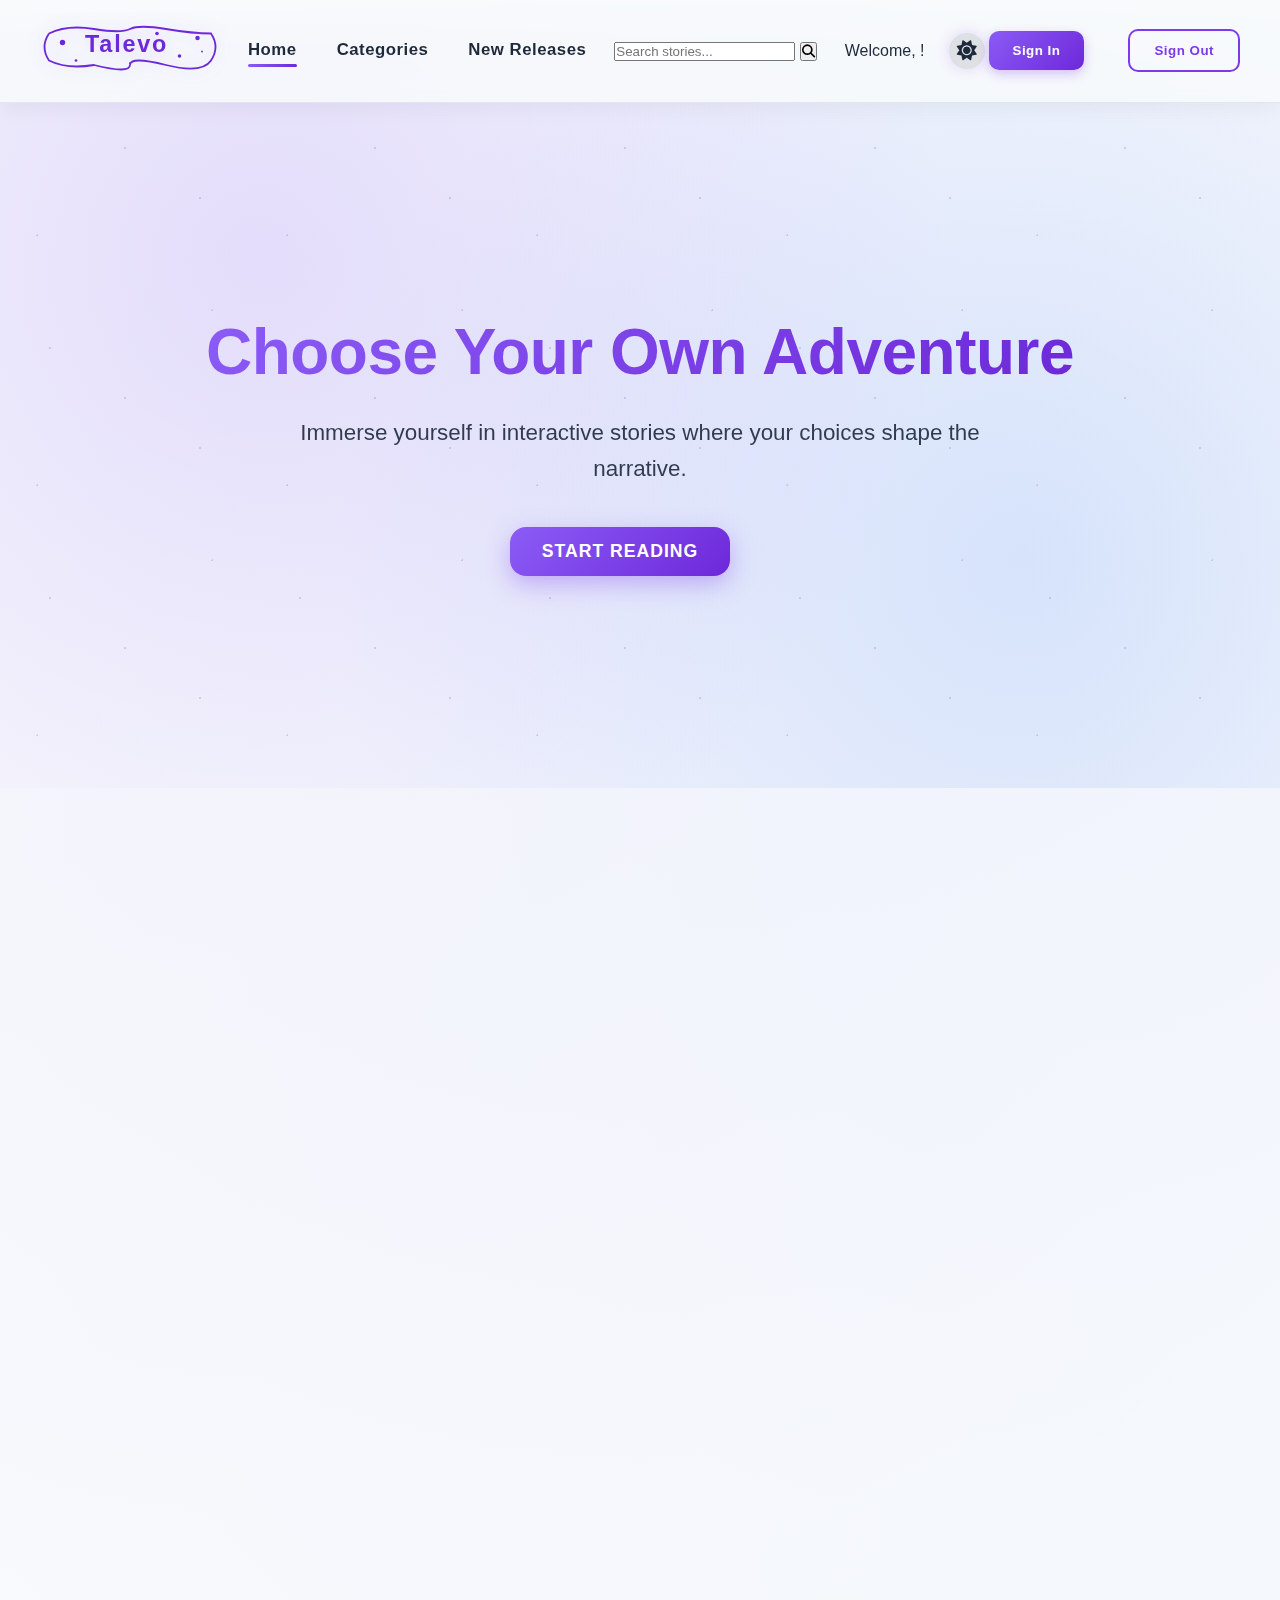
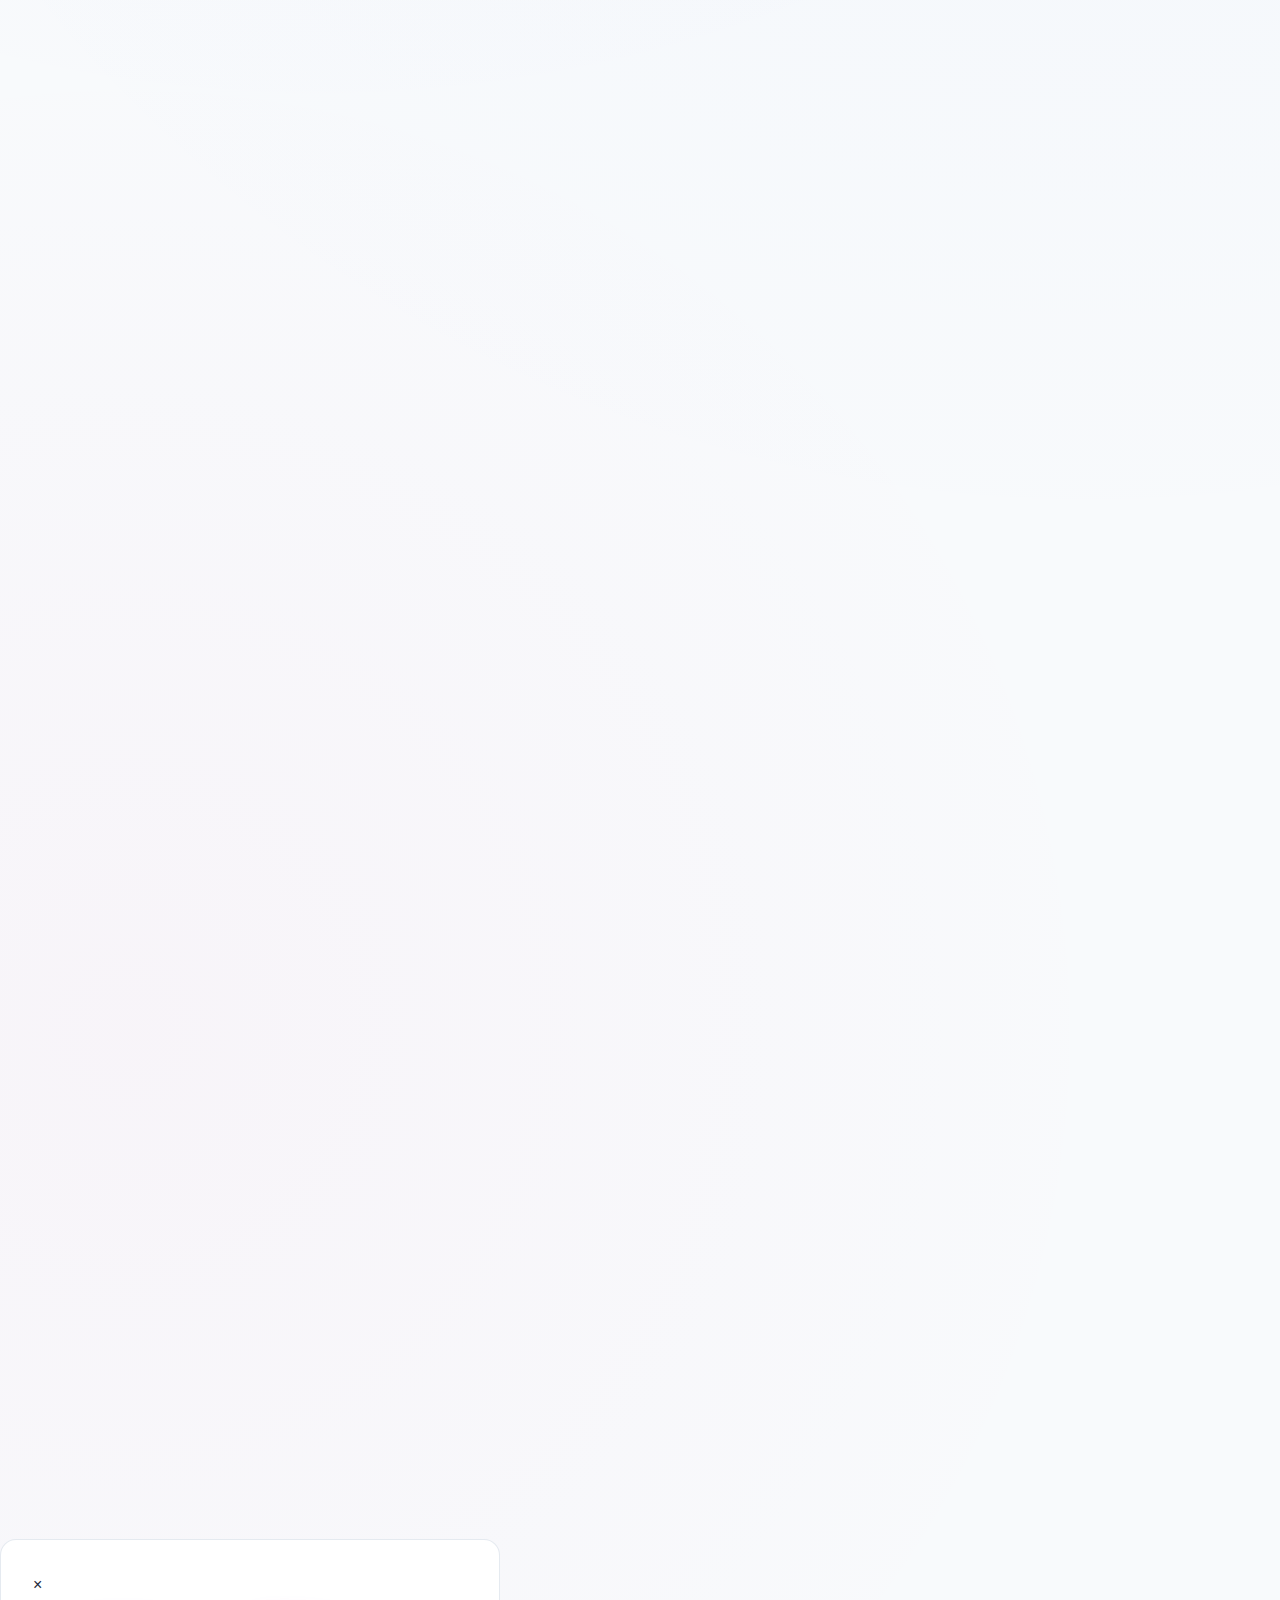
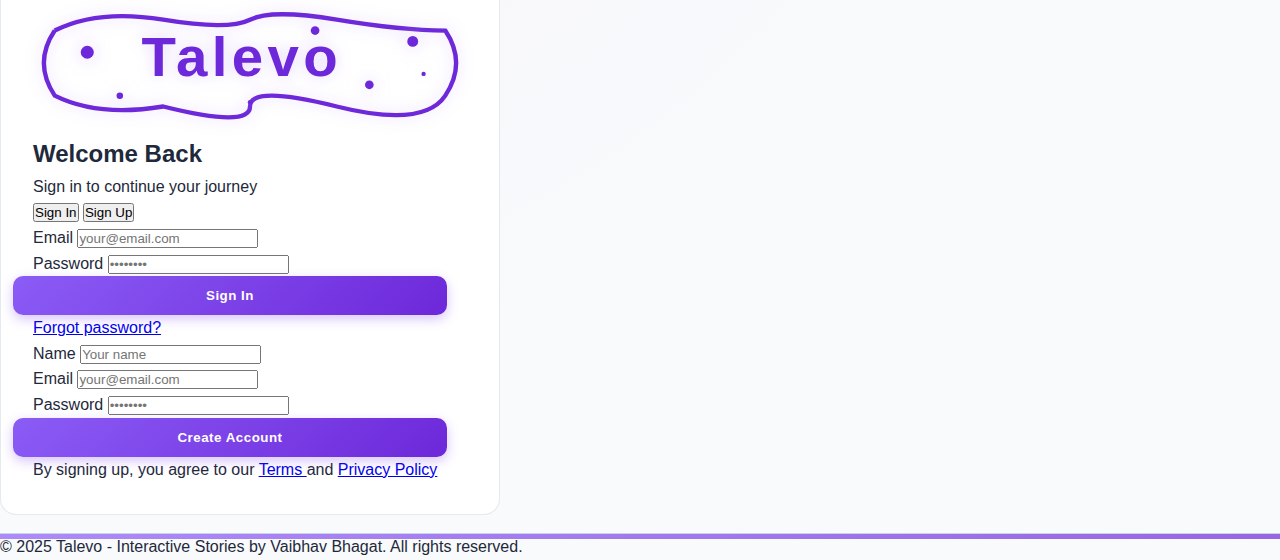
<file: index.html>
<!DOCTYPE html>
<html lang="en">
 <head>
  <meta charset="utf-8"/>
  <meta content="width=device-width, initial-scale=1.0" name="viewport"/>
  <title>
   Talevo | Interactive Stories
  </title>
   <link rel="icon" href="icon.png" type="image/png" />
  <link href="styles.css" rel="stylesheet"/>
  <link href="https://cdnjs.cloudflare.com/ajax/libs/font-awesome/6.4.0/css/all.min.css" rel="stylesheet"/>
 </head>
 <body class="dark-mode">
  
  <header>
   <div class="logo-container">
    <div class="logo">
<!--      <svg class="logo-svg" viewbox="0 0 200 60">
      <path d="M20,10 Q40,5 60,10 T100,10 T140,10 T180,10 Q190,30 180,50 T140,50 T100,50 T60,50 Q40,55 20,50 Q10,30 20,10" fill="none" stroke="currentColor" stroke-width="2">
      </path>
      <text fill="currentColor" font-size="22" font-weight="bold" x="38" y="36">
       Talevo
      </text>
      <circle class="star star1" cx="30" cy="30" fill="currentColor" r="3">
      </circle>
      <circle class="star star2" cx="170" cy="20" fill="currentColor" r="2">
      </circle>
      <circle class="star star3" cx="150" cy="40" fill="currentColor" r="2">
      </circle>
      <circle class="star star4" cx="80" cy="15" fill="currentColor" r="1.5">
      </circle>
      <circle class="star star5" cx="120" cy="45" fill="currentColor" r="1.5">
      </circle>
     </svg> -->
     <svg class="logo-svg" viewBox="0 0 200 60">
  <!-- Modified curved path to create more space for the text -->
  <path d="M10,15 Q30,5 60,10 T100,10 T140,10 T190,15 Q200,30 190,45 T140,50 T100,50 T60,50 Q30,55 10,45 Q0,30 10,15" 
    fill="none" stroke="currentColor" stroke-width="2">
  </path>
  
  <!-- Centered and enlarged text with better spacing -->
  <text fill="currentColor" font-size="26" font-weight="bold" x="50" y="36" letter-spacing="2">
    Talevo
  </text>
  
  <!-- Repositioned stars for better balance -->
  <circle class="star star1" cx="25" cy="25" fill="currentColor" r="3"></circle>
  <circle class="star star2" cx="175" cy="20" fill="currentColor" r="2.5"></circle>
  <circle class="star star3" cx="155" cy="40" fill="currentColor" r="2"></circle>
  <circle class="star star4" cx="40" cy="45" fill="currentColor" r="1.5"></circle>
  <circle class="star star5" cx="130" cy="15" fill="currentColor" r="2"></circle>
  <circle class="star star6" cx="100" cy="48" fill="currentColor" r="1"></circle>
  <circle class="star star7" cx="180" cy="35" fill="currentColor" r="1"></circle>
</svg>
    </div>
   </div>
   <nav>
    <ul>
     <li>
      <a class="active" href="#">
       Home
      </a>
     </li>
     <li>
      <a href="#">
       Categories
      </a>
     </li>
     <li>
      <a href="#">
       New Releases
      </a>
     </li>
    </ul>
   </nav>
<!--    <div class="user-controls">
  <span id="welcomeUser" class="hidden">
    Welcome, <strong id="userName"></strong>!
  </span>
    <div class="theme-toggle">
   <button id="theme-switch">
    <i class="fas fa-moon">
    </i>
   </button>
  </div>
  <button class="btn btn-primary" id="loginBtn">Sign In</button>
  <button class="btn btn-secondary hidden" id="logoutBtn">Sign Out</button>
</div>
 -->
<!--    <div class="user-controls">
  <span id="welcomeUser" class="hidden">
    Welcome, <strong id="userName"></strong>!
  </span>
  <div class="theme-toggle">
    <button id="theme-switch">
      <i class="fas fa-moon"></i>
    </button>
  </div>
  <button class="btn btn-primary" id="loginBtn">Sign In</button>
  <button class="btn btn-secondary hidden" id="logoutBtn">Sign Out</button>
</div> -->
   <div class="search-container">
     <form id="search-form">
       <div class="search-input-wrapper">
         <input id="search-input" type="text" placeholder="Search stories...">
         <button type="submit">
           <i class="fas fa-search"></i>
         </button>
       </div>
       <div id="search-results" class="search-results hidden"></div>
     </form>
   
   </div>
   <div class="user-controls">
  <span id="welcomeUser" class="hidden">
    Welcome, <strong id="userName"></strong>!
  </span>
    <div class="theme-toggle">
   <button id="theme-switch">
    <i class="fas fa-moon">
    </i>
   </button>
  </div>
  <button class="btn btn-primary" id="loginBtn">Sign In</button>
  <button class="btn btn-secondary hidden" id="logoutBtn">Sign Out</button>
</div>
  </header>
  <div class="themed-background">
  <section class="hero">
   
   <div class="hero-content">
    <h1>
     Choose Your Own Adventure
    </h1>
   
    <p>
     Immerse yourself in interactive stories where your choices shape the narrative.
    </p>
    <button class="btn btn-primary cta-button">
     Start Reading
    </button>
   </div>
   
  </section>
  </div>
  <div class="till"></div>
  <main>
   
   <section class="featured-stories">
    <div class="section-header">
     <h2>
      Featured Stories
     </h2>
     <a class="see-all" href="#">
      See All
     </a>
    </div>
    <div class="story-grid">
     <div class="story-card" data-story="space-explorer">
      <div class="story-image">
       <img alt="Space Explorer" src="images/stories/space-explorer/space-explorer-cover.png"/>
       <div class="story-badge">
        New
       </div>
      </div>
      <div class="story-info">
       <h3>
        Space Explorer
       </h3>
       <p>
        Navigate the unknown cosmos and discover alien civilizations.
       </p>
       <div class="story-meta">
        <span>
         <i class="fas fa-star">
         </i>
         4.8
        </span>
        <span>
         <i class="fas fa-book-open">
         </i>
         Sci-Fi
        </span>
       </div>
      </div>
     </div>
     <div class="story-card" data-story="midnight-chronicles">
      <div class="story-image">
       <img alt="Midnight Chronicles" src="images/stories/midnight-chronicles/midnight-chronicles-cover.png"/>
      </div>
      <div class="story-info">
       <h3>
        Midnight Chronicles
       </h3>
       <p>
        Supernatural mysteries await in this thrilling adventure.
       </p>
       <div class="story-meta">
        <span>
         <i class="fas fa-star">
         </i>
         4.6
        </span>
        <span>
         <i class="fas fa-book-open">
         </i>
         Mystery
        </span>
       </div>
      </div>
     </div>
     <div class="story-card" data-story="digital-dreamscape">
      <div class="story-image">
       <img alt="Digital Dreamscape" src="images/stories/digital-dreamscape/digital-dreamscape-cover.png"/>
      </div>
      <div class="story-info">
       <h3>
        Digital Dreamscape
       </h3>
       <p>
        Enter a virtual world where reality and fantasy blur.
       </p>
       <div class="story-meta">
        <span>
         <i class="fas fa-star">
         </i>
         4.9
        </span>
        <span>
         <i class="fas fa-book-open">
         </i>
         Cyberpunk
        </span>
       </div>
      </div>
     </div>
     <div class="story-card" data-story="last-kingdom">
      <div class="story-image">
       <img alt="Last Kingdom" src="images/stories/last-kingdom/last-kingdom-cover.png"/>
      </div>
      <div class="story-info">
       <h3>
        Last Kingdom
       </h3>
       <p>
        A medieval fantasy where your choices determine the fate of kingdoms.
       </p>
       <div class="story-meta">
        <span>
         <i class="fas fa-star">
         </i>
         4.7
        </span>
        <span>
         <i class="fas fa-book-open">
         </i>
         Fantasy
        </span>
       </div>
      </div>
     </div>
    </div>
   </section>
   <section class="trending-now">
    <div class="section-header">
     <h2>
      Trending Now
     </h2>
     <a class="see-all" href="#">
      See All
     </a>
    </div>
    <div class="story-slider">
     <div class="story-card" data-story="ocean-depths">
      <div class="story-image">
       <img alt="Ocean Depths" src="images/stories/ocean-depths/ocean-depths-cover.png"/>
      </div>
      <div class="story-info">
       <h3>
        Ocean Depths
       </h3>
       <p>
        Explore underwater civilizations and ancient secrets.
       </p>
       <div class="story-meta">
        <span>
         <i class="fas fa-star">
         </i>
         4.5
        </span>
        <span>
         <i class="fas fa-book-open">
         </i>
         Adventure
        </span>
       </div>
      </div>
     </div>
     <div class="story-card" data-story="ghost-town">
      <div class="story-image">
       <img alt="Ghost Town" src="images/stories/ghost-town/ghost-town-cover.png"/>
       <div class="story-badge hot">
        Hot
       </div>
      </div>
      <div class="story-info">
       <h3>
        Ghost Town
       </h3>
       <p>
        Unravel the mysteries of an abandoned city with a dark past.
       </p>
       <div class="story-meta">
        <span>
         <i class="fas fa-star">
         </i>
         4.8
        </span>
        <span>
         <i class="fas fa-book-open">
         </i>
         Horror
        </span>
       </div>
      </div>
     </div>
     <div class="story-card" data-story="time-travelers">
      <div class="story-image">
       <img alt="Time Travelers" src="images/stories/time-travelers/time-travelers-cover.png"/>
      </div>
      <div class="story-info">
       <h3>
        Time Travelers
       </h3>
       <p>
        Journey through different eras and change the course of history.
       </p>
       <div class="story-meta">
        <span>
         <i class="fas fa-star">
         </i>
         4.7
        </span>
        <span>
         <i class="fas fa-book-open">
         </i>
         Sci-Fi
        </span>
       </div>
      </div>
     </div>
    </div>
   </section>
   <section class="categories">
    <div class="section-header">
     <h2>
      Browse Categories
     </h2>
    </div>
    <div class="category-grid">
     <a class="category-card" href="#">
      <i class="fas fa-rocket">
      </i>
      <h3>
       Sci-Fi
      </h3>
     </a>
     <a class="category-card" href="#">
      <i class="fas fa-ghost">
      </i>
      <h3>
       Horror
      </h3>
     </a>
     <a class="category-card" href="#">
      <i class="fas fa-dragon">
      </i>
      <h3>
       Fantasy
      </h3>
     </a>
     <a class="category-card" href="#">
      <i class="fas fa-heart">
      </i>
      <h3>
       Romance
      </h3>
     </a>
     <a class="category-card" href="#">
      <i class="fas fa-mask">
      </i>
      <h3>
       Mystery
      </h3>
     </a>
     <a class="category-card" href="#">
      <i class="fas fa-compass">
      </i>
      <h3>
       Adventure
      </h3>
     </a>
    </div>
   </section>
  </main>
  <div class="modal" id="loginModal">
   <div class="modal-content">
    <span class="close">
     &times;
    </span>
    <div class="auth-container">
     <div class="auth-header">
      <div class="auth-logo">
       <svg class="logo-svg" viewBox="0 0 200 60">
  <!-- Modified curved path to create more space for the text -->
  <path d="M10,15 Q30,5 60,10 T100,10 T140,10 T190,15 Q200,30 190,45 T140,50 T100,50 T60,50 Q30,55 10,45 Q0,30 10,15" 
    fill="none" stroke="currentColor" stroke-width="2">
  </path>
  
  <!-- Centered and enlarged text with better spacing -->
  <text fill="currentColor" font-size="26" font-weight="bold" x="50" y="36" letter-spacing="2">
    Talevo
  </text>
  
  <!-- Repositioned stars for better balance -->
  <circle class="star star1" cx="25" cy="25" fill="currentColor" r="3"></circle>
  <circle class="star star2" cx="175" cy="20" fill="currentColor" r="2.5"></circle>
  <circle class="star star3" cx="155" cy="40" fill="currentColor" r="2"></circle>
  <circle class="star star4" cx="40" cy="45" fill="currentColor" r="1.5"></circle>
  <circle class="star star5" cx="130" cy="15" fill="currentColor" r="2"></circle>
  <circle class="star star6" cx="100" cy="48" fill="currentColor" r="1"></circle>
  <circle class="star star7" cx="180" cy="35" fill="currentColor" r="1"></circle>
</svg>
      </div>
      <h2>
       Welcome Back
      </h2>
      <p>
       Sign in to continue your journey
      </p>
     </div>
     <div class="auth-tabs">
      <button class="auth-tab active" data-tab="login">
       Sign In
      </button>
      <button class="auth-tab" data-tab="signup">
       Sign Up
      </button>
     </div>
     <div class="auth-form active" id="login-form">
      <div class="form-group">
       <label for="email">
        Email
       </label>
       <input id="email" placeholder="your@email.com" type="email"/>
      </div>
      <div class="form-group">
       <label for="password">
        Password
       </label>
       <input id="password" placeholder="&bull;&bull;&bull;&bull;&bull;&bull;&bull;&bull;" type="password"/>
      </div>
      <div class="form-action">
       <button class="btn btn-primary btn-block">
        Sign In
       </button>
      </div>
      <div class="form-footer">
       <a href="#">
        Forgot password?
       </a>
      </div>
     </div>
     <div class="auth-form" id="signup-form">
      <div class="form-group">
       <label for="new-name">
        Name
       </label>
       <input id="new-name" placeholder="Your name" type="text"/>
      </div>
      <div class="form-group">
       <label for="new-email">
        Email
       </label>
       <input id="new-email" placeholder="your@email.com" type="email"/>
      </div>
      <div class="form-group">
       <label for="new-password">
        Password
       </label>
       <input id="new-password" placeholder="&bull;&bull;&bull;&bull;&bull;&bull;&bull;&bull;" type="password"/>
      </div>
      <div class="form-action">
       <button id="createAccountBtn" type="button" class="btn btn-primary btn-block">
       Create Account
       </button>

      </div>
      <div class="form-footer">
       <p>
        By signing up, you agree to our
        <a href="#">
         Terms
        </a>
        and
        <a href="#">
         Privacy Policy
        </a>
       </p>
      </div>
     </div>
    </div>
   </div>
  </div>
<!--   <footer>
   <div class="footer-content">
    <div class="footer-logo">
     <svg class="logo-svg" viewBox="0 0 200 60">
  <!-- Modified curved path to create more space for the text -->
<!--   <path d="M10,15 Q30,5 60,10 T100,10 T140,10 T190,15 Q200,30 190,45 T140,50 T100,50 T60,50 Q30,55 10,45 Q0,30 10,15" 
    fill="none" stroke="currentColor" stroke-width="2">
  </path>
  
  <text fill="currentColor" font-size="26" font-weight="bold" x="50" y="36" letter-spacing="2">
    Talevo
  </text>
  
  <circle class="star star1" cx="25" cy="25" fill="currentColor" r="3"></circle>
  <circle class="star star2" cx="175" cy="20" fill="currentColor" r="2.5"></circle>
  <circle class="star star3" cx="155" cy="40" fill="currentColor" r="2"></circle>
  <circle class="star star4" cx="40" cy="45" fill="currentColor" r="1.5"></circle>
  <circle class="star star5" cx="130" cy="15" fill="currentColor" r="2"></circle>
  <circle class="star star6" cx="100" cy="48" fill="currentColor" r="1"></circle>
  <circle class="star star7" cx="180" cy="35" fill="currentColor" r="1"></circle>
</svg>
    </div>
    <div class="footer-links">
     <div class="footer-section">
      <h3>
       Talevo
      </h3>
      <ul>
       <li>
        <a href="#">
         About Us
        </a>
       </li>
       <li>
        <a href="#">
         Careers
        </a>
       </li>
       <li>
        <a href="#">
         Contact
        </a>
       </li>
      </ul>
     </div>
     <div class="footer-section">
      <h3>
       Browse
      </h3>
      <ul>
       <li>
        <a href="#">
         Categories
        </a>
       </li>
       <li>
        <a href="#">
         Top Stories
        </a>
       </li>
       <li>
        <a href="#">
         New Releases
        </a>
       </li>
      </ul>
     </div>
     <div class="footer-section">
      <h3>
       Support
      </h3>
      <ul>
       <li>
        <a href="#">
         Help Center
        </a>
       </li>
       <li>
        <a href="#">
         Terms of Service
        </a>
       </li>
       <li>
        <a href="#">
         Privacy Policy
        </a>
       </li>
      </ul>
     </div>
     <div class="footer-section">
      <h3>
       Connect
      </h3>
      <div class="social-links">
       <a href="#">
        <i class="fab fa-instagram">
        </i>
       </a>
       <a href="#">
        <i class="fab fa-tiktok">
        </i>
       </a>
       <a href="#">
        <i class="fab fa-twitter">
        </i>
       </a>
       <a href="#">
        <i class="fab fa-discord">
        </i>
       </a>
      </div>
     </div>
    </div>
   </div> --> 
  <footer>
   <div class="footer-bottom">
    <p>
     &copy; 2025 Talevo - Interactive Stories by Vaibhav Bhagat. All rights reserved.

    </p>
   </div>
  </footer>
  <script src="script.js"></script>
 </body>
</html>
</file>
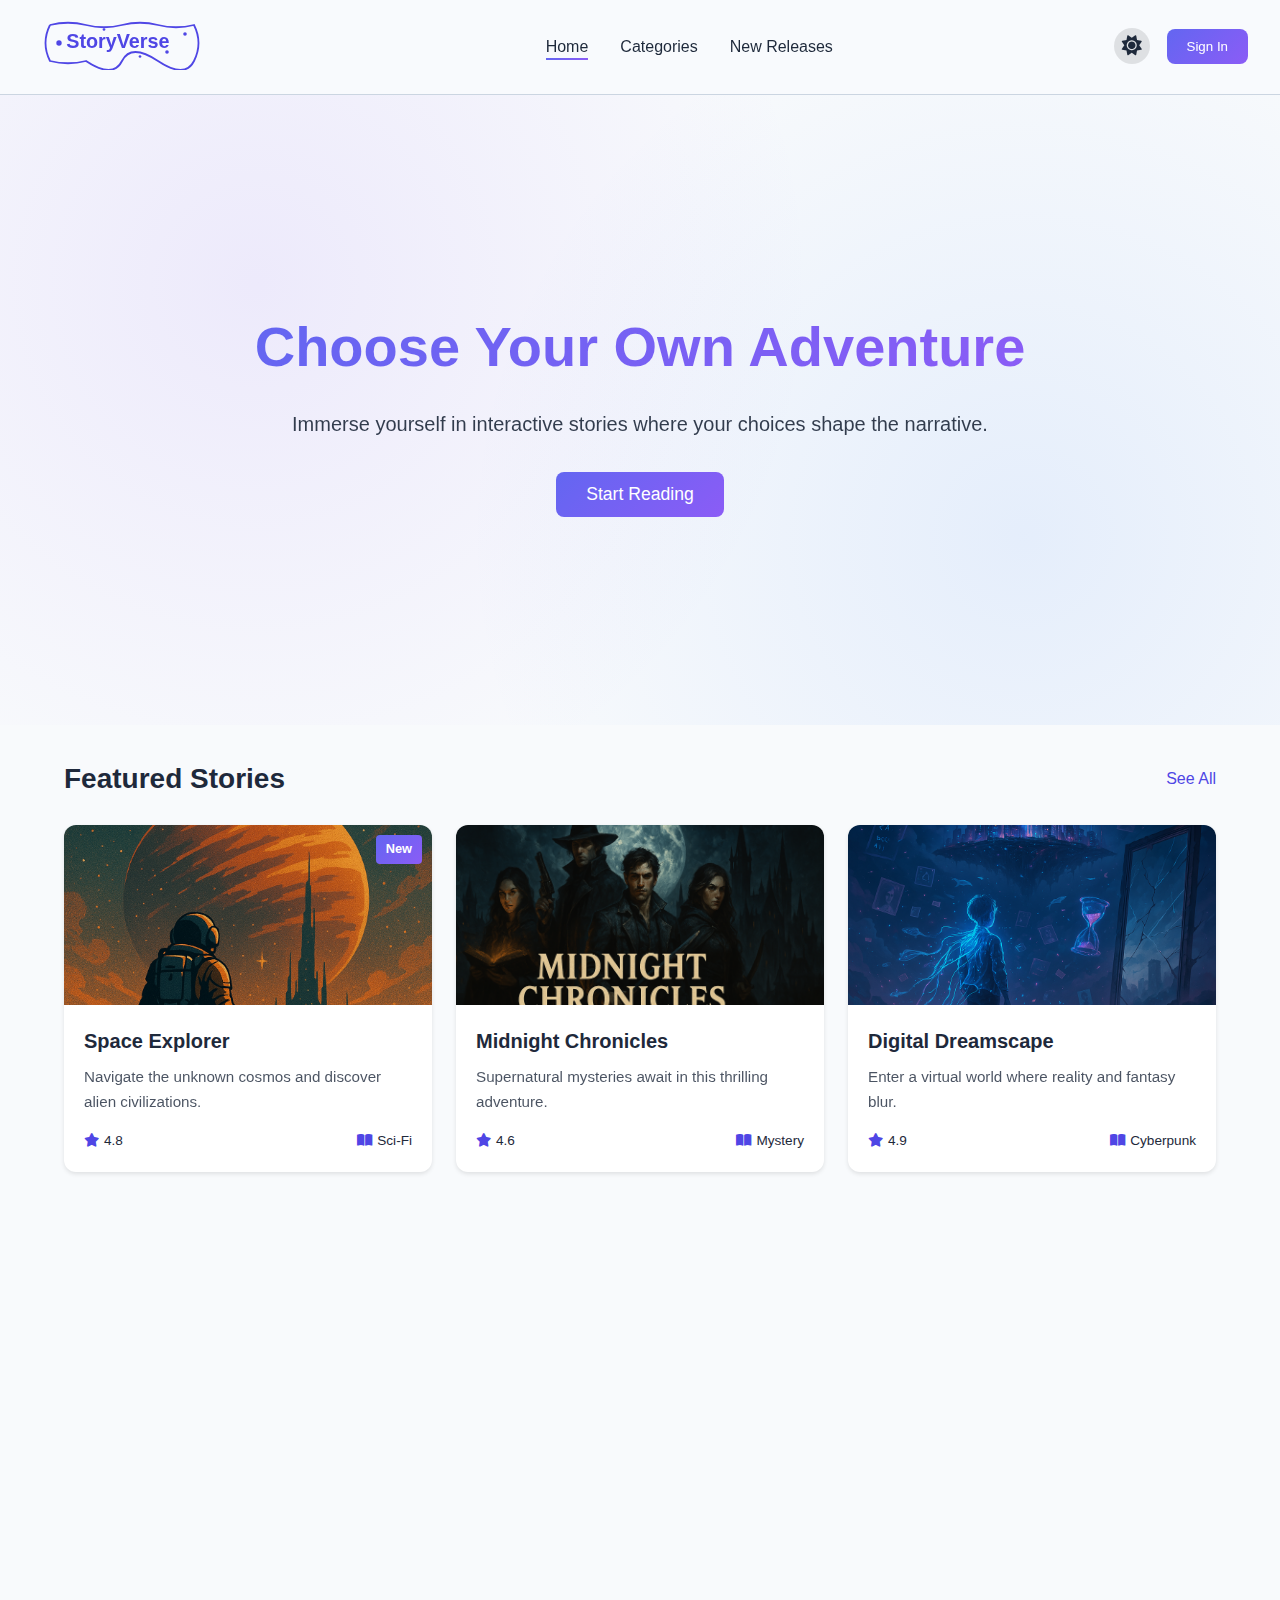
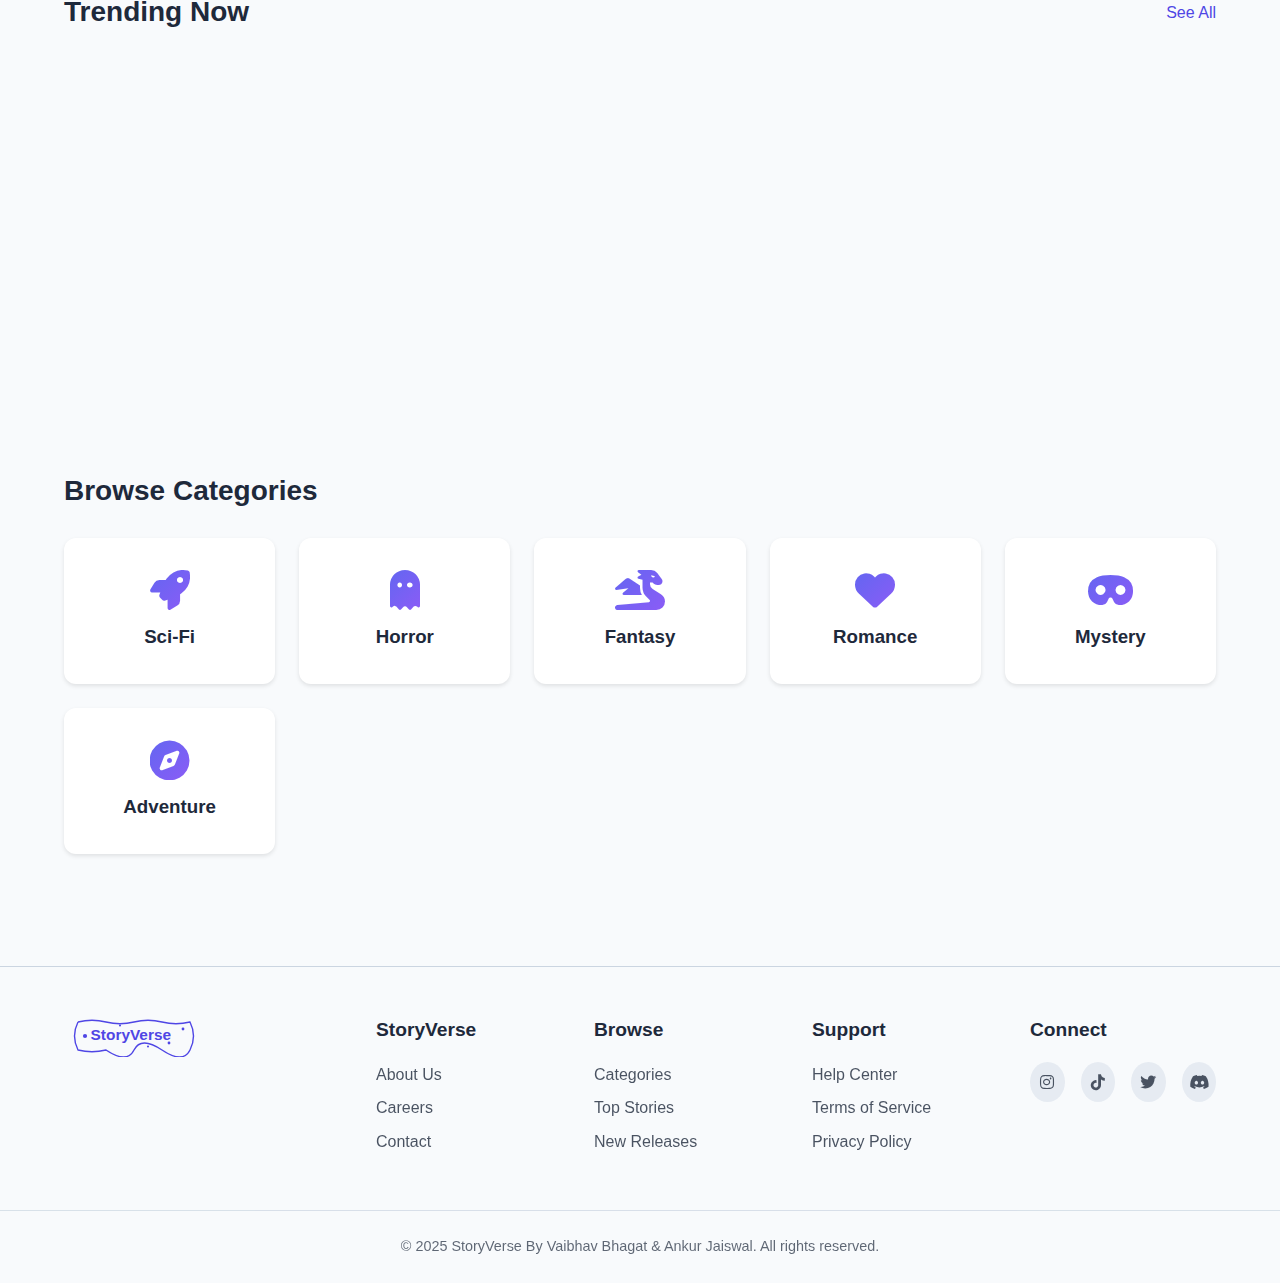
<file: public-site/index.html>
<!DOCTYPE html>
<html lang="en">
 <head>
  <meta charset="utf-8"/>
  <meta content="width=device-width, initial-scale=1.0" name="viewport"/>
  <title>
   StoryVerse | Interactive Stories
  </title>
  <link href="styles.css" rel="stylesheet"/>
  <link href="https://cdnjs.cloudflare.com/ajax/libs/font-awesome/6.4.0/css/all.min.css" rel="stylesheet"/>
 </head>
 <body class="dark-mode">
  <div class="theme-toggle">
   <button id="theme-switch">
    <i class="fas fa-moon">
    </i>
   </button>
  </div>
  <header>
   <div class="logo-container">
    <div class="logo">
     <svg class="logo-svg" viewbox="0 0 200 60">
      <path d="M20,10 Q40,5 60,10 T100,10 T140,10 T180,10 Q190,30 180,50 T140,50 T100,50 T60,50 Q40,55 20,50 Q10,30 20,10" fill="none" stroke="currentColor" stroke-width="2">
      </path>
      <text fill="currentColor" font-size="22" font-weight="bold" x="38" y="36">
       StoryVerse
      </text>
      <circle class="star star1" cx="30" cy="30" fill="currentColor" r="3">
      </circle>
      <circle class="star star2" cx="170" cy="20" fill="currentColor" r="2">
      </circle>
      <circle class="star star3" cx="150" cy="40" fill="currentColor" r="2">
      </circle>
      <circle class="star star4" cx="80" cy="15" fill="currentColor" r="1.5">
      </circle>
      <circle class="star star5" cx="120" cy="45" fill="currentColor" r="1.5">
      </circle>
     </svg>
    </div>
   </div>
   <nav>
    <ul>
     <li>
      <a class="active" href="#">
       Home
      </a>
     </li>
     <li>
      <a href="#">
       Categories
      </a>
     </li>
     <li>
      <a href="#">
       New Releases
      </a>
     </li>
    </ul>
   </nav>
   <div class="user-controls">
    <button class="btn btn-primary" id="loginBtn">
     Sign In
    </button>
   </div>
  </header>
  <section class="hero">
   <div class="hero-content">
    <h1>
     Choose Your Own Adventure
    </h1>
   
    <p>
     Immerse yourself in interactive stories where your choices shape the narrative.
    </p>
    <button class="btn btn-primary cta-button">
     Start Reading
    </button>
   </div>
  </section>
  <main>
   <section class="featured-stories">
    <div class="section-header">
     <h2>
      Featured Stories
     </h2>
     <a class="see-all" href="#">
      See All
     </a>
    </div>
    <div class="story-grid">
     <div class="story-card" data-story="space-explorer">
      <div class="story-image">
       <img alt="Space Explorer" src="images/stories/space-explorer/space-explorer-cover.png"/>
       <div class="story-badge">
        New
       </div>
      </div>
      <div class="story-info">
       <h3>
        Space Explorer
       </h3>
       <p>
        Navigate the unknown cosmos and discover alien civilizations.
       </p>
       <div class="story-meta">
        <span>
         <i class="fas fa-star">
         </i>
         4.8
        </span>
        <span>
         <i class="fas fa-book-open">
         </i>
         Sci-Fi
        </span>
       </div>
      </div>
     </div>
     <div class="story-card" data-story="midnight-chronicles">
      <div class="story-image">
       <img alt="Midnight Chronicles" src="images/stories/midnight-chronicles/midnight-chronicles-cover.png"/>
      </div>
      <div class="story-info">
       <h3>
        Midnight Chronicles
       </h3>
       <p>
        Supernatural mysteries await in this thrilling adventure.
       </p>
       <div class="story-meta">
        <span>
         <i class="fas fa-star">
         </i>
         4.6
        </span>
        <span>
         <i class="fas fa-book-open">
         </i>
         Mystery
        </span>
       </div>
      </div>
     </div>
     <div class="story-card" data-story="digital-dreamscape">
      <div class="story-image">
       <img alt="Digital Dreamscape" src="images/stories/digital-dreamscape/digital-dreamscape-cover.png"/>
      </div>
      <div class="story-info">
       <h3>
        Digital Dreamscape
       </h3>
       <p>
        Enter a virtual world where reality and fantasy blur.
       </p>
       <div class="story-meta">
        <span>
         <i class="fas fa-star">
         </i>
         4.9
        </span>
        <span>
         <i class="fas fa-book-open">
         </i>
         Cyberpunk
        </span>
       </div>
      </div>
     </div>
     <div class="story-card" data-story="last-kingdom">
      <div class="story-image">
       <img alt="Last Kingdom" src="images/stories/last-kingdom/last-kingdom-cover.png"/>
      </div>
      <div class="story-info">
       <h3>
        Last Kingdom
       </h3>
       <p>
        A medieval fantasy where your choices determine the fate of kingdoms.
       </p>
       <div class="story-meta">
        <span>
         <i class="fas fa-star">
         </i>
         4.7
        </span>
        <span>
         <i class="fas fa-book-open">
         </i>
         Fantasy
        </span>
       </div>
      </div>
     </div>
    </div>
   </section>
   <section class="trending-now">
    <div class="section-header">
     <h2>
      Trending Now
     </h2>
     <a class="see-all" href="#">
      See All
     </a>
    </div>
    <div class="story-slider">
     <div class="story-card" data-story="ocean-depths">
      <div class="story-image">
       <img alt="Ocean Depths" src="images/stories/ocean-depths/ocean-depths-cover.png"/>
      </div>
      <div class="story-info">
       <h3>
        Ocean Depths
       </h3>
       <p>
        Explore underwater civilizations and ancient secrets.
       </p>
       <div class="story-meta">
        <span>
         <i class="fas fa-star">
         </i>
         4.5
        </span>
        <span>
         <i class="fas fa-book-open">
         </i>
         Adventure
        </span>
       </div>
      </div>
     </div>
     <div class="story-card" data-story="ghost-town">
      <div class="story-image">
       <img alt="Ghost Town" src="images/stories/ghost-town/ghost-town-cover.png"/>
       <div class="story-badge hot">
        Hot
       </div>
      </div>
      <div class="story-info">
       <h3>
        Ghost Town
       </h3>
       <p>
        Unravel the mysteries of an abandoned city with a dark past.
       </p>
       <div class="story-meta">
        <span>
         <i class="fas fa-star">
         </i>
         4.8
        </span>
        <span>
         <i class="fas fa-book-open">
         </i>
         Horror
        </span>
       </div>
      </div>
     </div>
     <div class="story-card" data-story="time-travelers">
      <div class="story-image">
       <img alt="Time Travelers" src="images/stories/time-travelers/time-travelers-cover.png"/>
      </div>
      <div class="story-info">
       <h3>
        Time Travelers
       </h3>
       <p>
        Journey through different eras and change the course of history.
       </p>
       <div class="story-meta">
        <span>
         <i class="fas fa-star">
         </i>
         4.7
        </span>
        <span>
         <i class="fas fa-book-open">
         </i>
         Sci-Fi
        </span>
       </div>
      </div>
     </div>
    </div>
   </section>
   <section class="categories">
    <div class="section-header">
     <h2>
      Browse Categories
     </h2>
    </div>
    <div class="category-grid">
     <a class="category-card" href="#">
      <i class="fas fa-rocket">
      </i>
      <h3>
       Sci-Fi
      </h3>
     </a>
     <a class="category-card" href="#">
      <i class="fas fa-ghost">
      </i>
      <h3>
       Horror
      </h3>
     </a>
     <a class="category-card" href="#">
      <i class="fas fa-dragon">
      </i>
      <h3>
       Fantasy
      </h3>
     </a>
     <a class="category-card" href="#">
      <i class="fas fa-heart">
      </i>
      <h3>
       Romance
      </h3>
     </a>
     <a class="category-card" href="#">
      <i class="fas fa-mask">
      </i>
      <h3>
       Mystery
      </h3>
     </a>
     <a class="category-card" href="#">
      <i class="fas fa-compass">
      </i>
      <h3>
       Adventure
      </h3>
     </a>
    </div>
   </section>
  </main>
  <div class="modal" id="loginModal">
   <div class="modal-content">
    <span class="close">
     &times;
    </span>
    <div class="auth-container">
     <div class="auth-header">
      <div class="auth-logo">
       <svg class="logo-svg small" viewbox="0 0 200 60">
        <path d="M20,10 Q40,5 60,10 T100,10 T140,10 T180,10 Q190,30 180,50 T140,50 T100,50 T60,50 Q40,55 20,50 Q10,30 20,10" fill="none" stroke="currentColor" stroke-width="2">
        </path>
        <text fill="currentColor" font-size="22" font-weight="bold" x="38" y="36">
         StoryVerse
        </text>
        <circle class="star star1" cx="30" cy="30" fill="currentColor" r="3">
        </circle>
        <circle class="star star2" cx="170" cy="20" fill="currentColor" r="2">
        </circle>
        <circle class="star star3" cx="150" cy="40" fill="currentColor" r="2">
        </circle>
        <circle class="star star4" cx="80" cy="15" fill="currentColor" r="1.5">
        </circle>
        <circle class="star star5" cx="120" cy="45" fill="currentColor" r="1.5">
        </circle>
       </svg>
      </div>
      <h2>
       Welcome Back
      </h2>
      <p>
       Sign in to continue your journey
      </p>
     </div>
     <div class="auth-tabs">
      <button class="auth-tab active" data-tab="login">
       Sign In
      </button>
      <button class="auth-tab" data-tab="signup">
       Sign Up
      </button>
     </div>
     <div class="auth-form active" id="login-form">
      <div class="form-group">
       <label for="email">
        Email
       </label>
       <input id="email" placeholder="your@email.com" type="email"/>
      </div>
      <div class="form-group">
       <label for="password">
        Password
       </label>
       <input id="password" placeholder="&bull;&bull;&bull;&bull;&bull;&bull;&bull;&bull;" type="password"/>
      </div>
      <div class="form-action">
       <button class="btn btn-primary btn-block">
        Sign In
       </button>
      </div>
      <div class="form-footer">
       <a href="#">
        Forgot password?
       </a>
      </div>
     </div>
     <div class="auth-form" id="signup-form">
      <div class="form-group">
       <label for="new-name">
        Name
       </label>
       <input id="new-name" placeholder="Your name" type="text"/>
      </div>
      <div class="form-group">
       <label for="new-email">
        Email
       </label>
       <input id="new-email" placeholder="your@email.com" type="email"/>
      </div>
      <div class="form-group">
       <label for="new-password">
        Password
       </label>
       <input id="new-password" placeholder="&bull;&bull;&bull;&bull;&bull;&bull;&bull;&bull;" type="password"/>
      </div>
      <div class="form-action">
       <button class="btn btn-primary btn-block">
        Create Account
       </button>
      </div>
      <div class="form-footer">
       <p>
        By signing up, you agree to our
        <a href="#">
         Terms
        </a>
        and
        <a href="#">
         Privacy Policy
        </a>
       </p>
      </div>
     </div>
    </div>
   </div>
  </div>
  <footer>
   <div class="footer-content">
    <div class="footer-logo">
     <svg class="logo-svg small" viewbox="0 0 200 60">
      <path d="M20,10 Q40,5 60,10 T100,10 T140,10 T180,10 Q190,30 180,50 T140,50 T100,50 T60,50 Q40,55 20,50 Q10,30 20,10" fill="none" stroke="currentColor" stroke-width="2">
      </path>
      <text fill="currentColor" font-size="22" font-weight="bold" x="38" y="36">
       StoryVerse
      </text>
      <circle class="star star1" cx="30" cy="30" fill="currentColor" r="3">
      </circle>
      <circle class="star star2" cx="170" cy="20" fill="currentColor" r="2">
      </circle>
      <circle class="star star3" cx="150" cy="40" fill="currentColor" r="2">
      </circle>
      <circle class="star star4" cx="80" cy="15" fill="currentColor" r="1.5">
      </circle>
      <circle class="star star5" cx="120" cy="45" fill="currentColor" r="1.5">
      </circle>
     </svg>
    </div>
    <div class="footer-links">
     <div class="footer-section">
      <h3>
       StoryVerse
      </h3>
      <ul>
       <li>
        <a href="#">
         About Us
        </a>
       </li>
       <li>
        <a href="#">
         Careers
        </a>
       </li>
       <li>
        <a href="#">
         Contact
        </a>
       </li>
      </ul>
     </div>
     <div class="footer-section">
      <h3>
       Browse
      </h3>
      <ul>
       <li>
        <a href="#">
         Categories
        </a>
       </li>
       <li>
        <a href="#">
         Top Stories
        </a>
       </li>
       <li>
        <a href="#">
         New Releases
        </a>
       </li>
      </ul>
     </div>
     <div class="footer-section">
      <h3>
       Support
      </h3>
      <ul>
       <li>
        <a href="#">
         Help Center
        </a>
       </li>
       <li>
        <a href="#">
         Terms of Service
        </a>
       </li>
       <li>
        <a href="#">
         Privacy Policy
        </a>
       </li>
      </ul>
     </div>
     <div class="footer-section">
      <h3>
       Connect
      </h3>
      <div class="social-links">
       <a href="#">
        <i class="fab fa-instagram">
        </i>
       </a>
       <a href="#">
        <i class="fab fa-tiktok">
        </i>
       </a>
       <a href="#">
        <i class="fab fa-twitter">
        </i>
       </a>
       <a href="#">
        <i class="fab fa-discord">
        </i>
       </a>
      </div>
     </div>
    </div>
   </div>
   <div class="footer-bottom">
    <p>
     &copy; 2025 StoryVerse By Vaibhav Bhagat & Ankur Jaiswal. All rights reserved.
    </p>
   </div>
  </footer>
  <script src="script.js"></script>
 </body>
</html>
</file>
<file: styles.css>
/* :root {
    --dark-bg: #0a0e17;
    --dark-bg-secondary: #131a29;
    --dark-text: #e2e8f0;
    --dark-accent: #6366f1;
    --dark-accent-hover: #4f46e5;
    --dark-card: #1e293b;
    --dark-border: #2d3748;
    
    --light-bg: #f8fafc;
    --light-bg-secondary: #e2e8f0;
    --light-text: #1e293b;
    --light-accent: #4f46e5;
    --light-accent-hover: #4338ca;
    --light-card: #ffffff;
    --light-border: #cbd5e1;
    
    --gradient-1: linear-gradient(135deg, #6366f1, #8b5cf6);
    --gradient-2: linear-gradient(135deg, #3b82f6, #06b6d4);
    
    --shadow-sm: 0 2px 4px rgba(0, 0, 0, 0.1);
    --shadow-md: 0 4px 6px rgba(0, 0, 0, 0.1);
    --shadow-lg: 0 10px 15px rgba(0, 0, 0, 0.1);
    
    --radius-sm: 4px;
    --radius-md: 8px;
    --radius-lg: 12px;
    
    --transition: all 0.3s ease;
    
    --font-sans: 'SF Pro Display', -apple-system, BlinkMacSystemFont, 'Segoe UI', Roboto, Oxygen, Ubuntu, Cantarell, 'Open Sans', 'Helvetica Neue', sans-serif;
}

* {
    margin: 0;
    padding: 0;
    box-sizing: border-box;
}

#loginBtn {
    right: 20px;
}
body {
    font-family: var(--font-sans);
    line-height: 1.6;
    transition: var(--transition);
    overflow-x: hidden;
}

.dark-mode {
    background-color: var(--dark-bg);
    color: var(--dark-text);
}

.light-mode {
    background-color: var(--light-bg);
    color: var(--light-text);
}

  Theme Toggle  
.theme-toggle {
    top: 28px;
    right: 130px;
    z-index: 1000;
}

#theme-switch {
    background: transparent;
    border: none;
    color: inherit;
    font-size: 1.25rem;
    cursor: pointer;
    padding: 8px;
    border-radius: 50%;
    display: flex;
    align-items: center;
    justify-content: center;
    transition: var(--transition);
}

.dark-mode #theme-switch {
    background: rgba(255, 255, 255, 0.1);
}

.light-mode #theme-switch {
    background: rgba(0, 0, 0, 0.1);
}

  Buttons  
.btn {
    display: inline-flex;
    align-items: center;
    justify-content: center;
    padding: 10px 20px;
    border-radius: var(--radius-md);
    font-weight: 500;
    transition: var(--transition);
    border: none;
    cursor: pointer;
}

.btn-primary {
    background: var(--gradient-1);
    color: white;
    right: 20px;
}

.dark-mode .btn-primary:hover {
    background: var(--dark-accent-hover);
    transform: translateY(-2px);
    box-shadow: 0 4px 12px rgba(99, 102, 241, 0.4);
}

.light-mode .btn-primary:hover {
    background: var(--light-accent-hover);
    transform: translateY(-2px);
    box-shadow: 0 4px 12px rgba(79, 70, 229, 0.3);
}

.btn-icon {
    padding: 8px;
    border-radius: 50%;
    background: transparent;
    color: inherit;
    font-size: 1.1rem;
}

.dark-mode .btn-icon:hover {
    background: rgba(255, 255, 255, 0.1);
}

.light-mode .btn-icon:hover {
    background: rgba(0, 0, 0, 0.1);
}

.btn-block {
    width: 100%;
}

  Header  
header {
    display: flex;
    align-items: center;
    justify-content: space-between;
    padding: 1rem 2rem;
    position: sticky;
    top: 0;
    z-index: 100;
    backdrop-filter: blur(10px);
}

.dark-mode header {
    background-color: rgba(10, 14, 23, 0.8);
    border-bottom: 1px solid var(--dark-border);
}

.light-mode header {
    background-color: rgba(248, 250, 252, 0.8);
    border-bottom: 1px solid var(--light-border);
}

.logo-container {
    flex: 0 0 auto;
}

.logo {
    width: 180px;
    display: block;
}

.logo-svg {
    width: 100%;
    height: auto;
}

.dark-mode .logo-svg {
    color: white;
}

.light-mode .logo-svg {
    color: var(--light-accent);
}

.logo-svg.small {
    width: 140px;
}

  Star animation  
@keyframes twinkle {
    0%, 100% { opacity: 1; }
    50% { opacity: 0.3; }
}

.star {
    animation: twinkle 3s infinite;
}

.star1 { animation-delay: 0s; }
.star2 { animation-delay: 0.5s; }
.star3 { animation-delay: 1s; }
.star4 { animation-delay: 1.5s; }
.star5 { animation-delay: 2s; }

  Navigation  
nav ul {
    display: flex;
    list-style: none;
    gap: 2rem;
}

nav a {
    text-decoration: none;
    color: inherit;
    font-weight: 500;
    position: relative;
    padding: 5px 0;
}

nav a:after {
    content: '';
    position: absolute;
    bottom: 0;
    left: 0;
    width: 0;
    height: 2px;
    background: var(--gradient-1);
    transition: width 0.3s ease;
}

nav a:hover:after,
nav a.active:after {
    width: 100%;
}

.user-controls {
    display: flex;
    align-items: center;
    gap: 1rem;
}

  Hero Section  
.hero {
    position: relative;
    height: 70vh;
    display: flex;
    align-items: center;
    justify-content: center;
    text-align: center;
    padding: 0 2rem;
    overflow: hidden;
}

.dark-mode .hero:before {
    content: '';
    position: absolute;
    top: 0;
    left: 0;
    right: 0;
    bottom: 0;
    background: 
        radial-gradient(circle at 20% 30%, rgba(139, 92, 246, 0.15) 0%, transparent 50%),
        radial-gradient(circle at 80% 70%, rgba(59, 130, 246, 0.15) 0%, transparent 50%);
    z-index: -1;
}

.light-mode .hero:before {
    content: '';
    position: absolute;
    top: 0;
    left: 0;
    right: 0;
    bottom: 0;
    background: 
    radial-gradient(circle at 20% 30%, rgba(139, 92, 246, 0.1) 0%, transparent 50%),
    radial-gradient(circle at 80% 70%, rgba(59, 130, 246, 0.1) 0%, transparent 50%);
z-index: -1;
}

.hero-content {
max-width: 800px;
z-index: 1;
}

.hero h1 {
font-size: 3.5rem;
font-weight: 800;
margin-bottom: 1rem;
background: var(--gradient-1);
-webkit-background-clip: text;
-webkit-text-fill-color: transparent;
background-clip: text;
text-fill-color: transparent;
}

.hero p {
font-size: 1.25rem;
margin-bottom: 2rem;
opacity: 0.9;
}

.cta-button {
font-size: 1.1rem;
padding: 12px 30px;
}

  Main Content  
main {
padding: 2rem 4rem;
}

.section-header {
display: flex;
justify-content: space-between;
align-items: center;
margin-bottom: 1.5rem;
}

.section-header h2 {
font-size: 1.75rem;
font-weight: 700;
}

.see-all {
color: var(--dark-accent);
text-decoration: none;
font-weight: 500;
}

.light-mode .see-all {
color: var(--light-accent);
}

  Story Cards  
.story-grid {
display: grid;
grid-template-columns: repeat(auto-fill, minmax(280px, 1fr));
gap: 1.5rem;
margin-bottom: 3rem;
}

.story-card {
border-radius: var(--radius-lg);
overflow: hidden;
transition: var(--transition);
cursor: pointer;
}

.dark-mode .story-card {
background-color: var(--dark-card);
box-shadow: var(--shadow-md);
}

.light-mode .story-card {
background-color: var(--light-card);
box-shadow: var(--shadow-sm);
}

.story-card:hover {
transform: translateY(-5px);
}

.dark-mode .story-card:hover {
box-shadow: 0 15px 30px rgba(0, 0, 0, 0.3);
}

.light-mode .story-card:hover {
box-shadow: 0 10px 25px rgba(0, 0, 0, 0.1);
}

.story-image {
height: 180px;
position: relative;
overflow: hidden;
}

.story-image img {
width: 100%;
height: 100%;
object-fit: cover;
transition: transform 0.5s ease;
}

.story-card:hover .story-image img {
transform: scale(1.05);
}

.story-badge {
position: absolute;
top: 10px;
right: 10px;
background: var(--gradient-1);
color: white;
padding: 4px 10px;
border-radius: var(--radius-sm);
font-size: 0.8rem;
font-weight: 600;
}

.story-badge.hot {
background: linear-gradient(135deg, #f97316, #ef4444);
}

.story-info {
padding: 1.25rem;
}

.story-info h3 {
font-size: 1.25rem;
margin-bottom: 0.5rem;
}

.story-info p {
font-size: 0.95rem;
margin-bottom: 1rem;
opacity: 0.8;
}

.story-meta {
display: flex;
justify-content: space-between;
font-size: 0.85rem;
}

.story-meta span {
display: flex;
align-items: center;
gap: 5px;
}

.story-meta i {
color: var(--dark-accent);
}

.light-mode .story-meta i {
color: var(--light-accent);
}

  Story Slider  
.story-slider {
display: grid;
grid-template-columns: repeat(auto-fill, minmax(280px, 1fr));
gap: 1.5rem;
margin-bottom: 3rem;
overflow-x: auto;
padding-bottom: 1rem;
scrollbar-width: thin;
}

  Categories  
.category-grid {
display: grid;
grid-template-columns: repeat(auto-fill, minmax(180px, 1fr));
gap: 1.5rem;
margin-bottom: 3rem;
}

.category-card {
display: flex;
flex-direction: column;
align-items: center;
justify-content: center;
padding: 2rem;
border-radius: var(--radius-lg);
text-decoration: none;
color: inherit;
transition: var(--transition);
text-align: center;
}

.dark-mode .category-card {
background-color: var(--dark-card);
}

.light-mode .category-card {
background-color: var(--light-card);
box-shadow: var(--shadow-sm);
}

.category-card i {
font-size: 2.5rem;
margin-bottom: 0.75rem;
background: var(--gradient-1);
-webkit-background-clip: text;
-webkit-text-fill-color: transparent;
background-clip: text;
text-fill-color: transparent;
}

.category-card h3 {
font-weight: 600;
}

.category-card:hover {
transform: translateY(-5px);
}

.dark-mode .category-card:hover {
background-color: var(--dark-accent);
color: white;
}

.light-mode .category-card:hover {
background-color: var(--light-accent);
color: white;
}

.category-card:hover i {
background: white;
-webkit-background-clip: text;
-webkit-text-fill-color: transparent;
background-clip: text;
text-fill-color: transparent;
}

  Footer  
footer {
margin-top: 2rem;
border-top: 1px solid var(--dark-border);
}

.light-mode footer {
border-top: 1px solid var(--light-border);
}

.footer-content {
display: flex;
flex-wrap: wrap;
padding: 3rem 4rem;
gap: 2rem;
}

.footer-logo {
flex: 1;
min-width: 200px;
}

.footer-links {
flex: 3;
display: flex;
flex-wrap: wrap;
gap: 2rem;
}

.footer-section {
flex: 1;
min-width: 150px;
}

.footer-section h3 {
margin-bottom: 1rem;
font-size: 1.2rem;
}

.footer-section ul {
list-style: none;
}

.footer-section li {
margin-bottom: 0.5rem;
}

.footer-section a {
text-decoration: none;
color: inherit;
opacity: 0.8;
transition: var(--transition);
}

.footer-section a:hover {
opacity: 1;
color: var(--dark-accent);
}

.light-mode .footer-section a:hover {
color: var(--light-accent);
}

.social-links {
display: flex;
gap: 1rem;
}

.social-links a {
display: flex;
align-items: center;
justify-content: center;
width: 40px;
height: 40px;
border-radius: 50%;
background: var(--dark-bg-secondary);
transition: var(--transition);
}

.light-mode .social-links a {
background: var(--light-bg-secondary);
}

.social-links a:hover {
background: var(--dark-accent);
color: white;
transform: translateY(-3px);
}

.light-mode .social-links a:hover {
background: var(--light-accent);
}

.footer-bottom {
text-align: center;
padding: 1.5rem;
border-top: 1px solid var(--dark-border);
font-size: 0.9rem;
opacity: 0.7;
}

.light-mode .footer-bottom {
border-top: 1px solid var(--light-border);
}

  Modal  
.modal {
display: none;
position: fixed;
top: 0;
left: 0;
width: 100%;
height: 100%;
background-color: rgba(0, 0, 0, 0.5);
z-index: 1000;
overflow: auto;
backdrop-filter: blur(5px);
}

.modal-content {
position: relative;
margin: 5% auto;
max-width: 450px;
width: 90%;
animation: modalIn 0.3s ease;
}

@keyframes modalIn {
from {
    opacity: 0;
    transform: translateY(-50px);
}
to {
    opacity: 1;
    transform: translateY(0);
}
}

.close {
position: absolute;
top: 20px;
right: 20px;
font-size: 1.5rem;
cursor: pointer;
z-index: 10;
}

  Auth Container  
.auth-container {
border-radius: var(--radius-lg);
overflow: hidden;
backdrop-filter: blur(10px);
}

.dark-mode .auth-container {
background-color: var(--dark-card);
box-shadow: 0 20px 40px rgba(0, 0, 0, 0.4);
}

.light-mode .auth-container {
background-color: var(--light-card);
box-shadow: 0 15px 30px rgba(0, 0, 0, 0.1);
}

.auth-header {
padding: 2rem;
text-align: center;
}

.auth-logo {
display: flex;
justify-content: center;
margin-bottom: 1.5rem;
}

.auth-header h2 {
font-size: 1.75rem;
margin-bottom: 0.5rem;
}

.auth-header p {
opacity: 0.7;
}

.auth-tabs {
display: flex;
border-bottom: 1px solid var(--dark-border);
}

.light-mode .auth-tabs {
border-bottom: 1px solid var(--light-border);
}

.auth-tab {
flex: 1;
background: none;
border: none;
padding: 1rem;
font-weight: 600;
cursor: pointer;
color: inherit;
transition: var(--transition);
position: relative;
}

.auth-tab:after {
content: '';
position: absolute;
bottom: 0;
left: 0;
width: 0;
height: 3px;
background: var(--gradient-1);
transition: width 0.3s ease;
}

.auth-tab.active:after {
width: 100%;
}

.auth-form {
padding: 2rem;
display: none;
}

.auth-form.active {
display: block;
}

.form-group {
margin-bottom: 1.5rem;
}

.form-group label {
display: block;
margin-bottom: 0.5rem;
font-weight: 500;
}

.form-group input {
width: 100%;
padding: 12px 15px;
border-radius: var(--radius-md);
border: 1px solid var(--dark-border);
background-color: var(--dark-bg);
color: var(--dark-text);
font-size: 1rem;
}

.light-mode .form-group input {
border: 1px solid var(--light-border);
background-color: var(--light-bg);
color: var(--light-text);
}

.form-group input:focus {
outline: none;
border-color: var(--dark-accent);
}

.light-mode .form-group input:focus {
border-color: var(--light-accent);
}

.form-action {
margin-top: 2rem;
}

.form-footer {
margin-top: 1.5rem;
text-align: center;
font-size: 0.9rem;
}

.form-footer a {
color: var(--dark-accent);
text-decoration: none;
}

.light-mode .form-footer a {
color: var(--light-accent);
}

  Story Page Specific Styles  
.story-page {
background-color: var(--dark-bg);
}

.light-mode.story-page {
background-color: var(--light-bg);
}

.story-header {
backdrop-filter: none;
background: transparent;
}

.story-nav {
display: flex;
align-items: center;
gap: 1rem;
width: 100%;
}

.story-title {
flex: 1;
font-size: 1.2rem;
font-weight: 600;
text-align: center;
}

.story-controls {
display: flex;
gap: 0.75rem;
}

.story-container {
max-width: 800px;
margin: 0 auto;
padding: 0 2rem 4rem;
}

.progress-bar {
height: 4px;
background-color: var(--dark-border);
margin-bottom: 2rem;
border-radius: 2px;
overflow: hidden;
}

.light-mode .progress-bar {
background-color: var(--light-border);
}

.progress {
height: 100%;
background: var(--gradient-1);
}

.story-chapter {
animation: fadeIn 0.5s ease;
}

@keyframes fadeIn {
from { opacity: 0; }
to { opacity: 1; }
}

.chapter-image {
width: 100%;
max-height: 400px;
overflow: hidden;
border-radius: var(--radius-lg);
margin-bottom: 2rem;
}

.chapter-image img {
width: 100%;
height: 100%;
object-fit: cover;
}

.chapter-title {
font-size: 2rem;
margin-bottom: 1.5rem;
}

.chapter-text {
font-size: 1.1rem;
line-height: 1.8;
margin-bottom: 3rem;
}

.chapter-text p {
margin-bottom: 1.5rem;
}

.story-choices h3 {
font-size: 1.5rem;
margin-bottom: 1.5rem;
text-align: center;
}

.choice-options {
display: flex;
flex-direction: column;
gap: 1rem;
}

.choice-btn {
padding: 1.25rem;
background-color: var(--dark-card);
border: 1px solid var(--dark-border);
border-radius: var(--radius-lg);
color: inherit;
font-size: 1.1rem;
text-align: left;
cursor: pointer;
transition: var(--transition);
}

.light-mode .choice-btn {
background-color: var(--light-card);
border: 1px solid var(--light-border);
}

.choice-btn:hover {
border-color: var(--dark-accent);
transform: translateY(-2px);
}

.light-mode .choice-btn:hover {
border-color: var(--light-accent);
}

.hidden {
display: none;
}

.story-stats {
position: fixed;
bottom: 0;
left: 0;
right: 0;
display: flex;
justify-content: center;
gap: 2rem;
padding: 1rem;
background-color: rgba(10, 14, 23, 0.8);
backdrop-filter: blur(10px);
border-top: 1px solid var(--dark-border);
font-size: 0.9rem;
z-index: 10;
}

.light-mode .story-stats {
background-color: rgba(248, 250, 252, 0.8);
border-top: 1px solid var(--light-border);
}

.stat-item {
display: flex;
align-items: center;
gap: 0.5rem;
}

.stat-item i {
color: var(--dark-accent);
}

.light-mode .stat-item i {
color: var(--light-accent);
}

  Responsive Styles  
@media (max-width: 992px) {
.hero h1 {
    font-size: 2.75rem;
}

main {
    padding: 2rem;
}

.story-container {
    padding: 0 1.5rem 5rem;
}
}

@media (max-width: 768px) {
header {
    padding: 1rem;
    flex-wrap: wrap;
}

nav {
    order: 3;
    width: 100%;
    margin-top: 1rem;
}

nav ul {
    justify-content: space-between;
    gap: 1rem;
}

.hero h1 {
    font-size: 2.25rem;
}

.hero p {
    font-size: 1.1rem;
}

.footer-content {
    padding: 2rem;
}
}

@media (max-width: 576px) {
.logo {
    width: 140px;
}

.hero {
    height: 60vh;
}

.hero h1 {
    font-size: 2rem;
}

.story-grid, .story-slider, .category-grid {
    grid-template-columns: 1fr;
}

.chapter-title {
    font-size: 1.75rem;
}

.chapter-text {
    font-size: 1rem;
}

.story-stats {
    flex-wrap: wrap;
    gap: 1rem;
}
}

  Dark Sky Background with Stars  
body.dark-mode:before {
content: '';
position: fixed;
top: 0;
left: 0;
right: 0;
bottom: 0;
background-image: 
    radial-gradient(1px 1px at 25% 5%, rgba(255, 255, 255, 0.8), transparent),
    radial-gradient(1px 1px at 50% 25%, rgba(255, 255, 255, 0.7), transparent),
    radial-gradient(2px 2px at 75% 45%, rgba(255, 255, 255, 0.6), transparent),
    radial-gradient(2px 2px at 15% 65%, rgba(255, 255, 255, 0.6), transparent),
    radial-gradient(1.5px 1.5px at 85% 85%, rgba(255, 255, 255, 0.7), transparent);
background-size: 250px 250px;
z-index: -2;
opacity: 0.3;
}

@keyframes starFade {
    0% { opacity: 0.3; transform: scale(1); }
    50% { opacity: 1; transform: scale(1.05); }
    100% { opacity: 0.3; transform: scale(1); }
}

.chapter-image::before {
    content: '';
    position: absolute;
    top: 0; left: 0; right: 0; bottom: 0;
    background: radial-gradient(circle, rgba(255,255,255,0.15) 1px, transparent 1px);
    background-size: 20px 20px;
    animation: starFade 6s infinite;
    z-index: 1;
    pointer-events: none;
}
.chapter-image {
    position: relative;
    overflow: hidden;
}
.chapter-image img {
    position: relative;
    z-index: 0;
}

.auth-form {
  background: var(--dark-card);
  padding: 20px;
  border-radius: 8px;
  max-width: 400px;
  margin: 2rem auto;
  box-shadow: var(--shadow-md);
}

.auth-form input {
  display: block;
  width: 100%;
  padding: 10px;
  margin-bottom: 1rem;
  border-radius: var(--radius-sm);
  border: 1px solid var(--dark-border);
  background: var(--dark-bg-secondary);
  color: var(--dark-text);
}

.auth-form button {
  width: 100%;
  padding: 10px;
  background: var(--gradient-1);
  color: white;
  border: none;
  border-radius: var(--radius-sm);
  font-weight: bold;
  cursor: pointer;
}

.hidden {
  display: none;
}
 */

:root {
  /* Enhanced color palette with more vibrant options */
  --dark-bg: #070b14;
  --dark-bg-secondary: #101624;
  --dark-text: #f0f5ff;
  --dark-accent: #7c3aed;
  --dark-accent-hover: #6d28d9;
  --dark-card: #1a1f2e;
  --dark-border: #2c3756;
  
  --light-bg: #f8fafc;
  --light-bg-secondary: #e2e8f0;
  --light-text: #1e293b;
  --light-accent: #6d28d9;
  --light-accent-hover: #5b21b6;
  --light-card: #ffffff;
  --light-border: #cbd5e1;
  
  /* More vibrant gradients */
  --gradient-1: linear-gradient(135deg, #8b5cf6, #6d28d9);
  --gradient-2: linear-gradient(135deg, #3b82f6, #06b6d4);
  --gradient-3: linear-gradient(135deg, #ec4899, #8b5cf6);
  --gradient-4: linear-gradient(135deg, #10b981, #3b82f6);
  
  --shadow-sm: 0 2px 8px rgba(0, 0, 0, 0.15);
  --shadow-md: 0 4px 12px rgba(0, 0, 0, 0.2);
  --shadow-lg: 0 10px 25px rgba(0, 0, 0, 0.25);
  
  --radius-sm: 6px;
  --radius-md: 10px;
  --radius-lg: 16px;
  --radius-xl: 24px;
  
  --transition-fast: all 0.2s cubic-bezier(0.4, 0, 0.2, 1);
  --transition: all 0.3s cubic-bezier(0.4, 0, 0.2, 1);
  --transition-slow: all 0.5s cubic-bezier(0.4, 0, 0.2, 1);
  
  --font-sans: 'SF Pro Display', -apple-system, BlinkMacSystemFont, 'Segoe UI', Roboto, Oxygen, Ubuntu, Cantarell, 'Open Sans', 'Helvetica Neue', sans-serif;
}

* {
  margin: 0;
  padding: 0;
  box-sizing: border-box;
}

body {
  font-family: var(--font-sans);
  line-height: 1.6;
  transition: var(--transition);
  overflow-x: hidden;
  scroll-behavior: smooth;
}

/* Enhanced Dark Mode with deeper colors and textures */
.dark-mode {
  background-color: var(--dark-bg);
  color: var(--dark-text);
  background-image: 
    radial-gradient(circle at 25% 10%, rgba(124, 58, 237, 0.05) 0%, transparent 50%),
    radial-gradient(circle at 85% 20%, rgba(59, 130, 246, 0.05) 0%, transparent 55%),
    radial-gradient(circle at 10% 70%, rgba(236, 72, 153, 0.05) 0%, transparent 45%);
}

.light-mode {
  background-color: var(--light-bg);
  color: var(--light-text);
  background-image: 
    radial-gradient(circle at 25% 10%, rgba(124, 58, 237, 0.03) 0%, transparent 40%),
    radial-gradient(circle at 85% 20%, rgba(59, 130, 246, 0.03) 0%, transparent 45%),
    radial-gradient(circle at 10% 70%, rgba(236, 72, 153, 0.03) 0%, transparent 35%);
}

/* Enhanced Theme Toggle with animation */
.theme-toggle {
  top: 28px;
  right: 130px;
  z-index: 1000;
}

#theme-switch {
  background: transparent;
  border: none;
  color: inherit;
  font-size: 1.25rem;
  cursor: pointer;
  padding: 8px;
  border-radius: 50%;
  display: flex;
  align-items: center;
  justify-content: center;
  transition: var(--transition);
  transform-origin: center;
}

.dark-mode #theme-switch {
  background: rgba(255, 255, 255, 0.1);
  box-shadow: 0 0 15px rgba(124, 58, 237, 0.3);
}

.light-mode #theme-switch {
  background: rgba(0, 0, 0, 0.1);
  box-shadow: 0 0 15px rgba(124, 58, 237, 0.2);
}

#theme-switch:hover {
  transform: rotate(30deg);
}

/* Enhanced Buttons with hover effects */
.btn {
  display: inline-flex;
  align-items: center;
  justify-content: center;
  padding: 12px 24px;
  border-radius: var(--radius-md);
  font-weight: 600;
  transition: var(--transition);
  border: none;
  cursor: pointer;
  position: relative;
  overflow: hidden;
  letter-spacing: 0.5px;
}

.btn::before {
  content: '';
  position: absolute;
  top: 0;
  left: -100%;
  width: 100%;
  height: 100%;
  background: linear-gradient(90deg, transparent, rgba(255, 255, 255, 0.2), transparent);
  transition: var(--transition-fast);
}

.btn:hover::before {
  left: 100%;
}

.btn-primary {
  background: var(--gradient-1);
  color: white;
  right: 20px;
  box-shadow: 0 4px 12px rgba(124, 58, 237, 0.3);
}

.dark-mode .btn-primary:hover {
  background: var(--gradient-3);
  transform: translateY(-3px);
  box-shadow: 0 8px 20px rgba(140, 58, 255, 0.45);
}

.light-mode .btn-primary:hover {
  background: var(--gradient-3);
  transform: translateY(-3px);
  box-shadow: 0 8px 20px rgba(140, 58, 255, 0.35);
}

.btn-secondary {
  background: transparent;
  border: 2px solid var(--dark-accent);
  color: var(--dark-accent);
}

.btn-secondary:hover {
  background: var(--dark-accent);
  color: white;
  transform: translateY(-3px);
}

.btn-icon {
  padding: 10px;
  border-radius: 50%;
  background: transparent;
  color: inherit;
  font-size: 1.1rem;
}

.dark-mode .btn-icon:hover {
  background: rgba(255, 255, 255, 0.15);
  transform: rotate(15deg);
}

.light-mode .btn-icon:hover {
  background: rgba(0, 0, 0, 0.1);
  transform: rotate(15deg);
}

.btn-block {
  width: 100%;
}

/* Enhanced Header with glass effect */
header {
  display: flex;
  align-items: center;
  justify-content: space-between;
  padding: 1.25rem 2.5rem;
  position: sticky;
  top: 0;
  z-index: 100;
  backdrop-filter: blur(12px);
  transition: var(--transition);
}

.dark-mode header {
  background-color: rgba(7, 11, 20, 0.85);
  border-bottom: 1px solid rgba(44, 55, 86, 0.5);
  box-shadow: 0 5px 20px rgba(0, 0, 0, 0.2);
}

.light-mode header {
  background-color: rgba(248, 250, 252, 0.85);
  border-bottom: 1px solid rgba(203, 213, 225, 0.5);
  box-shadow: 0 5px 20px rgba(0, 0, 0, 0.05);
}

/* Enhanced Logo Animation */
.logo-container {
  flex: 0 0 auto;
}

.logo {
  width: 180px;
  display: block;
  transition: var(--transition);
}

.logo:hover {
  transform: scale(1.05);
}

.logo-svg {
  width: 100%;
  height: auto;
}

.dark-mode .logo-svg {
  color: white;
  filter: drop-shadow(0 0 8px rgba(124, 58, 237, 0.4));
}

.light-mode .logo-svg {
  color: var(--light-accent);
  filter: drop-shadow(0 0 8px rgba(124, 58, 237, 0.2));
}

.logo-svg.small {
  width: 140px;
}

/* Enhanced Star animations */
@keyframes twinkle {
  0% { opacity: 0.3; transform: scale(0.8); }
  50% { opacity: 1; transform: scale(1.2); }
  100% { opacity: 0.3; transform: scale(0.8); }
}

.star {
  animation: twinkle 3s infinite;
  transform-origin: center;
  filter: drop-shadow(0 0 3px rgba(255, 255, 255, 0.8));
}

.star1 { animation-delay: 0s; animation-duration: 3s; }
.star2 { animation-delay: 0.5s; animation-duration: 4s; }
.star3 { animation-delay: 1s; animation-duration: 3.5s; }
.star4 { animation-delay: 1.5s; animation-duration: 4.5s; }
.star5 { animation-delay: 2s; animation-duration: 5s; }
.star6 { animation-delay: 2.5s; animation-duration: 3.2s; }
.star7 { animation-delay: 3s; animation-duration: 4.7s; }

/* Enhanced Navigation with glow effects */
nav ul {
  display: flex;
  list-style: none;
  gap: 2.5rem;
}

nav a {
  text-decoration: none;
  color: inherit;
  font-weight: 600;
  position: relative;
  padding: 5px 0;
  font-size: 1.05rem;
  transition: var(--transition);
  letter-spacing: 0.5px;
}

nav a:after {
  content: '';
  position: absolute;
  bottom: -3px;
  left: 0;
  width: 0;
  height: 3px;
  background: var(--gradient-1);
  transition: width 0.4s ease;
  border-radius: 3px;
}

nav a:hover {
  transform: translateY(-2px);
}

.dark-mode nav a:hover {
  text-shadow: 0 0 8px rgba(124, 58, 237, 0.6);
}

.light-mode nav a:hover {
  text-shadow: 0 0 8px rgba(124, 58, 237, 0.3);
}

nav a:hover:after,
nav a.active:after {
  width: 100%;
}

nav a.active {
  font-weight: 700;
}

.user-controls {
  display: flex;
  align-items: center;
  gap: 1.5rem;
}

/* Enhanced Hero Section with parallax effect */
.hero {
  position: relative;
  height: 85vh;
  display: flex;
  align-items: center;
  justify-content: center;
  text-align: center;
  padding: 0 2rem;
  overflow: hidden;
  margin-top: -80px;
  padding-top: 80px;
}

.dark-mode .hero:before {
  content: '';
  position: absolute;
  top: 0;
  left: 0;
  right: 0;
  bottom: 0;
  background: 
    radial-gradient(circle at 20% 30%, rgba(139, 92, 246, 0.2) 0%, transparent 60%),
    radial-gradient(circle at 80% 70%, rgba(59, 130, 246, 0.2) 0%, transparent 60%);
  z-index: -1;
}

.light-mode .hero:before {
  content: '';
  position: absolute;
  top: 0;
  left: 0;
  right: 0;
  bottom: 0;
  background: 
    radial-gradient(circle at 20% 30%, rgba(139, 92, 246, 0.15) 0%, transparent 60%),
    radial-gradient(circle at 80% 70%, rgba(59, 130, 246, 0.15) 0%, transparent 60%);
  z-index: -1;
}

/* Floating particles for hero background */
@keyframes float {
  0% { transform: translateY(0px) rotate(0deg); }
  50% { transform: translateY(-20px) rotate(5deg); }
  100% { transform: translateY(0px) rotate(0deg); }
}

.hero::after {
  content: "";
  position: absolute;
  top: 0;
  left: 0;
  right: 0;
  bottom: 0;
  background-image: 
    radial-gradient(circle at 85% 15%, var(--dark-accent) 1px, transparent 1px),
    radial-gradient(circle at 15% 85%, var(--dark-accent) 1px, transparent 1px),
    radial-gradient(circle at 50% 50%, var(--dark-accent) 1px, transparent 1px),
    radial-gradient(circle at 20% 30%, var(--dark-accent) 1px, transparent 1px),
    radial-gradient(circle at 80% 70%, var(--dark-accent) 1px, transparent 1px);
  background-size: 250px 250px;
  opacity: 0.3;
  z-index: -1;
  animation: float 15s infinite ease-in-out;
}

.light-mode .hero::after {
  opacity: 0.2;
}

.hero-content {
  max-width: 900px;
  z-index: 1;
  animation: fadeInUp 1s ease-out;
}

@keyframes fadeInUp {
  from {
    opacity: 0;
    transform: translateY(30px);
  }
  to {
    opacity: 1;
    transform: translateY(0);
  }
}

.hero h1 {
  font-size: 4rem;
  font-weight: 800;
  margin-bottom: 1.5rem;
  background: var(--gradient-1);
  -webkit-background-clip: text;
  -webkit-text-fill-color: transparent;
  background-clip: text;
  text-fill-color: transparent;
  line-height: 1.2;
  letter-spacing: -0.5px;
  position: relative;
}

.hero h1::after {
  content: "Choose Your Own Adventure";
  position: absolute;
  top: 0;
  left: 0;
  width: 100%;
  height: 100%;
  background: var(--gradient-3);
  -webkit-background-clip: text;
  -webkit-text-fill-color: transparent;
  background-clip: text;
  text-fill-color: transparent;
  opacity: 0;
  transition: opacity 0.5s ease;
}

.hero h1:hover::after {
  opacity: 1;
}

.hero p {
  font-size: 1.4rem;
  margin-bottom: 2.5rem;
  opacity: 0.9;
  max-width: 700px;
  margin-left: auto;
  margin-right: auto;
}

.cta-button {
  font-size: 1.1rem;
  padding: 14px 32px;
  border-radius: var(--radius-lg);
  letter-spacing: 1px;
  text-transform: uppercase;
  box-shadow: 0 8px 25px rgba(124, 58, 237, 0.35);
  transform-origin: center;
  animation: pulse 2s infinite;
}

@keyframes pulse {
  0% { box-shadow: 0 0 0 0 rgba(124, 58, 237, 0.4); }
  70% { box-shadow: 0 0 0 15px rgba(124, 58, 237, 0); }
  100% { box-shadow: 0 0 0 0 rgba(124, 58, 237, 0); }
}

/* Main Content with fade-in animations */
main {
  padding: 2rem 4rem;
}

.section-header {
  display: flex;
  justify-content: space-between;
  align-items: center;
  margin-bottom: 2rem;
  opacity: 0;
  transform: translateY(20px);
  animation: fadeIn 0.8s forwards;
  animation-delay: 0.2s;
}

@keyframes fadeIn {
  to {
    opacity: 1;
    transform: translateY(0);
  }
}

.section-header h2 {
  font-size: 2rem;
  font-weight: 700;
  position: relative;
  display: inline-block;
}

.section-header h2::after {
  content: "";
  position: absolute;
  width: 40%;
  height: 4px;
  background: var(--gradient-1);
  bottom: -10px;
  left: 0;
  border-radius: 2px;
}

.see-all {
  color: var(--dark-accent);
  text-decoration: none;
  font-weight: 600;
  transition: var(--transition);
  display: flex;
  align-items: center;
  gap: 5px;
}

.see-all::after {
  content: "→";
  transition: var(--transition);
}

.see-all:hover::after {
  transform: translateX(5px);
}

.light-mode .see-all {
  color: var(--light-accent);
}

/* Enhanced Story Cards with hover effects */
.story-grid {
  display: grid;
  grid-template-columns: repeat(auto-fill, minmax(280px, 1fr));
  gap: 2rem;
  margin-bottom: 4rem;
  perspective: 1000px;
}

.story-card {
  border-radius: var(--radius-lg);
  overflow: hidden;
  transition: var(--transition);
  cursor: pointer;
  position: relative;
  backdrop-filter: blur(5px);
  transform-style: preserve-3d;
  opacity: 0;
  transform: translateY(30px);
  animation: fadeIn 0.8s forwards;
}

.story-grid .story-card:nth-child(1) { animation-delay: 0.1s; }
.story-grid .story-card:nth-child(2) { animation-delay: 0.3s; }
.story-grid .story-card:nth-child(3) { animation-delay: 0.5s; }
.story-grid .story-card:nth-child(4) { animation-delay: 0.7s; }

.dark-mode .story-card {
  background-color: var(--dark-card);
  box-shadow: var(--shadow-md);
  border: 1px solid rgba(44, 55, 86, 0.3);
}

.light-mode .story-card {
  background-color: var(--light-card);
  box-shadow: var(--shadow-sm);
  border: 1px solid rgba(203, 213, 225, 0.3);
}

.story-card:hover {
  transform: translateY(-8px) rotateX(5deg);
  z-index: 10;
}

.dark-mode .story-card:hover {
  box-shadow: 0 20px 40px rgba(0, 0, 0, 0.4);
  border-color: rgba(124, 58, 237, 0.4);
}

.light-mode .story-card:hover {
  box-shadow: 0 15px 30px rgba(0, 0, 0, 0.15);
  border-color: rgba(124, 58, 237, 0.3);
}

.story-image {
  height: 200px;
  position: relative;
  overflow: hidden;
}

.story-image::before {
  content: '';
  position: absolute;
  top: 0;
  left: 0;
  right: 0;
  bottom: 0;
  background: linear-gradient(to bottom, rgba(0,0,0,0) 50%, rgba(0,0,0,0.8) 100%);
  z-index: 1;
  opacity: 0.7;
  transition: var(--transition);
}

.story-card:hover .story-image::before {
  opacity: 0.5;
}

.story-image img {
  width: 100%;
  height: 100%;
  object-fit: cover;
  transition: transform 0.8s ease;
}

.story-card:hover .story-image img {
  transform: scale(1.08);
}

/* Enhanced badges with glow effect */
.story-badge {
  position: absolute;
  top: 15px;
  right: 15px;
  background: var(--gradient-1);
  color: white;
  padding: 6px 12px;
  border-radius: var(--radius-md);
  font-size: 0.85rem;
  font-weight: 600;
  z-index: 2;
  box-shadow: 0 2px 10px rgba(124, 58, 237, 0.4);
  animation: glowPulse 2s infinite;
}

@keyframes glowPulse {
  0% { box-shadow: 0 0 5px rgba(124, 58, 237, 0.5); }
  50% { box-shadow: 0 0 15px rgba(124, 58, 237, 0.8); }
  100% { box-shadow: 0 0 5px rgba(124, 58, 237, 0.5); }
}

.story-badge.hot {
  background: linear-gradient(135deg, #f97316, #ef4444);
  box-shadow: 0 2px 10px rgba(239, 68, 68, 0.5);
  animation: glowPulseRed 2s infinite;
}

@keyframes glowPulseRed {
  0% { box-shadow: 0 0 5px rgba(239, 68, 68, 0.5); }
  50% { box-shadow: 0 0 15px rgba(239, 68, 68, 0.8); }
  100% { box-shadow: 0 0 5px rgba(239, 68, 68, 0.5); }
}

.story-info {
  padding: 1.5rem;
  position: relative;
  z-index: 2;
}

.story-info h3 {
  font-size: 1.4rem;
  margin-bottom: 0.75rem;
  transition: var(--transition);
}

.story-card:hover .story-info h3 {
  color: var(--dark-accent);
}

.light-mode .story-card:hover .story-info h3 {
  color: var(--light-accent);
}

.story-info p {
  font-size: 1rem;
  margin-bottom: 1.25rem;
  opacity: 0.8;
  line-height: 1.6;
}

.story-meta {
  display: flex;
  justify-content: space-between;
  font-size: 0.9rem;
  border-top: 1px solid rgba(44, 55, 86, 0.3);
  padding-top: 1rem;
}

.light-mode .story-meta {
  border-top: 1px solid rgba(203, 213, 225, 0.3);
}

.story-meta span {
  display: flex;
  align-items: center;
  gap: 6px;
}

.story-meta i {
  color: var(--dark-accent);
}

.light-mode .story-meta i {
  color: var(--light-accent);
}

/* Enhanced Story Slider with dynamic hover animations */
.story-slider {
  display: grid;
  grid-template-columns: repeat(auto-fill, minmax(280px, 1fr));
  gap: 2rem;
  margin-bottom: 4rem;
  overflow-x: auto;
  padding-bottom: 1.5rem;
  scrollbar-width: thin;
  transform-style: preserve-3d;
  perspective: 1000px;
}

.story-slider::-webkit-scrollbar {
  height: 6px;
}

.story-slider::-webkit-scrollbar-track {
  background: rgba(44, 55, 86, 0.1);
  border-radius: 10px;
}

.story-slider::-webkit-scrollbar-thumb {
  background: var(--dark-accent);
  border-radius: 10px;
}

.light-mode .story-slider::-webkit-scrollbar-thumb {
  background: var(--light-accent);
}

/* Enhanced Categories with interactive hover effects */
.category-grid {
  display: grid;
  grid-template-columns: repeat(auto-fill, minmax(180px, 1fr));
  gap: 2rem;
  margin-bottom: 4rem;
  opacity: 0;
  transform: translateY(30px);
  animation: fadeIn 0.8s forwards;
  animation-delay: 0.8s;
}

.category-card {
  display: flex;
  flex-direction: column;
  align-items: center;
  justify-content: center;
  padding: 2.5rem 1.5rem;
  border-radius: var(--radius-lg);
  text-decoration: none;
  color: inherit;
  transition: var(--transition);
  text-align: center;
  position: relative;
  overflow: hidden;
  isolation: isolate;
}

.dark-mode .category-card {
  background-color: var(--dark-card);
  border: 1px solid rgba(44, 55, 86, 0.3);
}

.light-mode .category-card {
  background-color: var(--light-card);
  box-shadow: var(--shadow-sm);
  border: 1px solid rgba(203, 213, 225, 0.3);
}

.category-card::before {
  content: '';
  position: absolute;
  top: -100%;
  left: -100%;
  width: 300%;
  height: 300%;
  background: var(--gradient-1);
  opacity: 0;
  z-index: -1;
  transition: var(--transition-slow);
  transform: rotate(35deg);
}

.category-card:hover::before {
  opacity: 1;
  top: -150%;
  left: -150%;
}

.category-card i {
  font-size: 3rem;
  margin-bottom: 1rem;
  background: var(--gradient-1);
  -webkit-background-clip: text;
  -webkit-text-fill-color: transparent;
  background-clip: text;
  text-fill-color: transparent;
  transition: var(--transition);
}

.category-card h3 {
  font-weight: 600;
  font-size: 1.2rem;
  transition: var(--transition);
}

.category-card:hover {
  transform: translateY(-8px) scale(1.05);
  color: white;
}

.category-card:hover i {
  background: white;
  -webkit-background-clip: text;
  -webkit-text-fill-color: transparent;
  background-clip: text;
  text-fill-color: transparent;
  transform: scale(1.2);
}

/* Enhanced Footer with better spacing and animations */
footer {
  margin-top: 3rem;
  border-top: 1px solid var(--dark-border);
  position: relative;
  overflow: hidden;
}

.light-mode footer {
  border-top: 1px solid var(--light-border);
}

footer::before {
  content: '';
  position: absolute;
  top: 0;
  left: 0;
  right: 0;
  height: 5px;
  background: var(--gradient-1);
  opacity: 0.7;
}

.footer-content {
  display: flex;
  flex-wrap: wrap;
  padding: 4rem 4rem 3rem;
  gap: 3rem;
}

.footer-logo {
  flex: 1;
  min-width: 200px;
}

.footer-links {
  flex: 3;
  display: flex;
  flex-wrap: wrap;
  gap: 3rem;
}

.footer-section {
  flex: 1;
  min-width: 150px;
}

.footer-section h3 {
  margin-bottom: 1.25rem;
  font-size: 1.2rem;
  position: relative;
  display: inline-block;
}

.footer-section h3::after {
  content: '';
  position: absolute;
  left: 0;
  bottom: -8px;
  width: 30px;
  height: 3px;
  background: var(--gradient-1);
  border-radius: 2px;
}

.footer-section ul {
  list-style: none;
}

.footer-section li {
  margin-bottom: 0.8rem;
}

.footer-section a {
  text-decoration: none;
  color: inherit;
  opacity: 0.8;
  transition: var(--transition);
  position: relative;
  padding-left: 0;
}

.footer-section a::before {
  content: "→";
  position: absolute;
  left: -20px;
  opacity: 0;
  transition: var(--transition);
}

.footer-section a:hover {
  opacity: 1;
  color: var(--dark-accent);
  padding-left: 20px;
}

.footer-section a:hover::before {
  opacity: 1;
  left: 0;
}

.light-mode .footer-section a:hover {
  color: var(--light-accent);
}

/* Enhanced Social Links with animations */
.social-links {
  display: flex;
  gap: 1rem;
  margin-top: 1.5rem;
}

.social-link {
  display: flex;
  align-items: center;
  justify-content: center;
  width: 40px;
  height: 40px;
  border-radius: 50%;
  transition: var(--transition);
  position: relative;
  overflow: hidden;
  color: white;
}

.social-link:nth-child(1) { background: #1877F2; }
.social-link:nth-child(2) { background: #1DA1F2; }
.social-link:nth-child(3) { background: #E4405F; }
.social-link:nth-child(4) { background: #FF0000; }
.social-link:nth-child(5) { background: #5865F2; }

.social-link:hover {
  transform: rotate(360deg) scale(1.2);
  box-shadow: 0 0 15px rgba(124, 58, 237, 0.5);
}

.social-link i {
  font-size: 1.2rem;
}

/* Enhanced Newsletter Form with floating label effect */
.newsletter {
  margin-top: 1.5rem;
}

.newsletter-form {
  display: flex;
  position: relative;
  margin-top: 1rem;
}

.newsletter-input {
  flex: 1;
  padding: 12px 16px;
  border-radius: var(--radius-md) 0 0 var(--radius-md);
  border: none;
  font-size: 1rem;
  background: rgba(255, 255, 255, 0.15);
  color: inherit;
  transition: var(--transition);
  position: relative;
  border: 1px solid transparent;
}

.dark-mode .newsletter-input {
  background: rgba(255, 255, 255, 0.08);
  border-color: rgba(44, 55, 86, 0.5);
}

.light-mode .newsletter-input {
  background: rgba(0, 0, 0, 0.05);
  border-color: rgba(203, 213, 225, 0.5);
}

.newsletter-input:focus {
  outline: none;
}

.dark-mode .newsletter-input:focus {
  border-color: var(--dark-accent);
  box-shadow: 0 0 0 2px rgba(124, 58, 237, 0.25);
}

.light-mode .newsletter-input:focus {
  border-color: var(--light-accent);
  box-shadow: 0 0 0 2px rgba(124, 58, 237, 0.15);
}

.newsletter-submit {
  padding: 12px 20px;
  background: var(--gradient-1);
  color: white;
  border: none;
  border-radius: 0 var(--radius-md) var(--radius-md) 0;
  cursor: pointer;
  transition: var(--transition);
  font-weight: 600;
}

.newsletter-submit:hover {
  filter: brightness(1.1);
  transform: translateX(3px);
}

.copyright {
  text-align: center;
  padding: 1.5rem;
  opacity: 0.7;
  font-size: 0.9rem;
  border-top: 1px solid rgba(44, 55, 86, 0.3);
}

.light-mode .copyright {
  border-top: 1px solid rgba(203, 213, 225, 0.3);
}

/* Enhanced Story Page Layout */
.story-header {
  padding: 8rem 2rem 6rem;
  text-align: center;
  position: relative;
  max-width: 1000px;
  margin: 0 auto;
}

.story-header-bg {
  position: absolute;
  top: 0;
  left: 0;
  right: 0;
  bottom: 0;
  background-size: cover;
  background-position: center;
  filter: blur(15px);
  opacity: 0.15;
  z-index: -1;
}

.story-header h1 {
  font-size: 3.5rem;
  margin-bottom: 1.5rem;
  text-shadow: 0 2px 10px rgba(0, 0, 0, 0.3);
}

.story-author {
  display: flex;
  align-items: center;
  justify-content: center;
  gap: 0.75rem;
  margin-bottom: 2rem;
}

.author-avatar {
  width: 50px;
  height: 50px;
  border-radius: 50%;
  overflow: hidden;
  border: 3px solid var(--dark-accent);
}

.light-mode .author-avatar {
  border-color: var(--light-accent);
}

.author-avatar img {
  width: 100%;
  height: 100%;
  object-fit: cover;
}

.story-stats {
  display: flex;
  justify-content: center;
  gap: 2rem;
  margin-bottom: 2rem;
}

.stat {
  display: flex;
  align-items: center;
  gap: 0.5rem;
}

.stat i {
  color: var(--dark-accent);
}

.light-mode .stat i {
  color: var(--light-accent);
}

.story-content {
  max-width: 800px;
  margin: 0 auto;
  padding: 0 2rem 4rem;
  position: relative;
}

.passage {
  margin-bottom: 3rem;
  animation: fadeIn 0.5s ease-out;
}

.passage p {
  font-size: 1.2rem;
  line-height: 1.8;
  margin-bottom: 1.5rem;
}

.choices {
  display: flex;
  flex-direction: column;
  gap: 1rem;
  margin-top: 3rem;
  position: relative;
}

.choices::before {
  content: 'What will you do?';
  display: block;
  margin-bottom: 1.5rem;
  font-size: 1.4rem;
  font-weight: 700;
  text-align: center;
  background: var(--gradient-1);
  -webkit-background-clip: text;
  -webkit-text-fill-color: transparent;
  background-clip: text;
  text-fill-color: transparent;
}

.choice {
  padding: 1.25rem;
  border-radius: var(--radius-md);
  transition: var(--transition);
  cursor: pointer;
  position: relative;
  overflow: hidden;
  border: 2px solid transparent;
  animation: fadeIn 0.5s ease-out;
}

.dark-mode .choice {
  background-color: var(--dark-card);
}

.light-mode .choice {
  background-color: var(--light-card);
  box-shadow: var(--shadow-sm);
}

.choice:nth-child(2) { animation-delay: 0.1s; }
.choice:nth-child(3) { animation-delay: 0.2s; }
.choice:nth-child(4) { animation-delay: 0.3s; }

.choice::before {
  content: '';
  position: absolute;
  top: 0;
  left: 0;
  right: 0;
  bottom: 0;
  background: var(--gradient-1);
  opacity: 0;
  transition: var(--transition);
  z-index: -1;
}

.choice:hover {
  transform: translateY(-5px) scale(1.02);
  color: white;
  border-color: var(--dark-accent);
}

.choice:hover::before {
  opacity: 1;
}

/* Enhanced Progress Tracker */
.progress-tracker {
  position: fixed;
  bottom: 20px;
  right: 20px;
  padding: 10px 15px;
  border-radius: var(--radius-md);
  display: flex;
  align-items: center;
  gap: 10px;
  transition: var(--transition);
  z-index: 100;
}

.dark-mode .progress-tracker {
  background-color: var(--dark-card);
  border: 1px solid rgba(44, 55, 86, 0.5);
  box-shadow: var(--shadow-md);
}

.light-mode .progress-tracker {
  background-color: var(--light-card);
  border: 1px solid rgba(203, 213, 225, 0.5);
  box-shadow: var(--shadow-sm);
}

.progress-bar-container {
  width: 150px;
  height: 8px;
  background-color: rgba(255, 255, 255, 0.1);
  border-radius: 4px;
  overflow: hidden;
}

.light-mode .progress-bar-container {
  background-color: rgba(0, 0, 0, 0.1);
}

.progress-bar {
  height: 100%;
  background: var(--gradient-1);
  border-radius: 4px;
  transition: width 0.3s ease;
}

/* Enhanced Modal */
.modal-backdrop {
  position: fixed;
  top: 0;
  left: 0;
  right: 0;
  bottom: 0;
  background: rgba(0, 0, 0, 0.7);
  backdrop-filter: blur(5px);
  display: flex;
  align-items: center;
  justify-content: center;
  z-index: 1000;
  opacity: 0;
  visibility: hidden;
  transition: var(--transition);
}

.modal-backdrop.active {
  opacity: 1;
  visibility: visible;
}

.modal {
  width: 90%;
  max-width: 500px;
  border-radius: var(--radius-lg);
  padding: 2rem;
  position: relative;
  transform: translateY(30px);
  transition: var(--transition);
}

.dark-mode .modal {
  background-color: var(--dark-card);
  border: 1px solid rgba(44, 55, 86, 0.5);
}

.light-mode .modal {
  background-color: var(--light-card);
  border: 1px solid rgba(203, 213, 225, 0.5);
}

.modal-backdrop.active .modal {
  transform: translateY(0);
}

.modal-close {
  position: absolute;
  top: 15px;
  right: 15px;
  background: transparent;
  border: none;
  color: inherit;
  font-size: 1.5rem;
  cursor: pointer;
  transition: var(--transition);
}

.modal-close:hover {
  transform: rotate(90deg);
  color: var(--dark-accent);
}

.light-mode .modal-close:hover {
  color: var(--light-accent);
}

.modal-header {
  margin-bottom: 1.5rem;
  text-align: center;
}

.modal-header h2 {
  font-size: 1.8rem;
  margin-bottom: 0.5rem;
}

/* Enhanced Login Form */
.login-form {
  display: flex;
  flex-direction: column;
  gap: 1.25rem;
}

.form-group {
  position: relative;
}

.form-label {
  position: absolute;
  left: 16px;
  top: 12px;
  color: rgba(255, 255, 255, 0.6);
  transition: var(--transition);
  pointer-events: none;
}

.light-mode .form-label {
  color: rgba(0, 0, 0, 0.6);
}

.form-input {
  width: 100%;
  padding: 12px 16px;
  border-radius: var(--radius-md);
  background: rgba(255, 255, 255, 0.1);
  border: 1px solid transparent;
  color: inherit;
  font-size: 1rem;
  transition: var(--transition);
}

.light-mode .form-input {
  background: rgba(0, 0, 0, 0.05);
}

.form-input:focus {
  outline: none;
  border-color: var(--dark-accent);
}

.light-mode .form-input:focus {
  border-color: var(--light-accent);
}

.form-input:focus + .form-label,
.form-input:not(:placeholder-shown) + .form-label {
  transform: translateY(-25px) scale(0.85);
  color: var(--dark-accent);
}

.light-mode .form-input:focus + .form-label,
.light-mode .form-input:not(:placeholder-shown) + .form-label {
  color: var(--light-accent);
}

.form-options {
  display: flex;
  justify-content: space-between;
  align-items: center;
  font-size: 0.9rem;
}

.remember-me {
  display: flex;
  align-items: center;
  gap: 8px;
}

.form-checkbox {
  width: 18px;
  height: 18px;
  accent-color: var(--dark-accent);
}

.light-mode .form-checkbox {
  accent-color: var(--light-accent);
}

.forgot-password {
  color: var(--dark-accent);
  text-decoration: none;
  transition: var(--transition);
}

.light-mode .forgot-password {
  color: var(--light-accent);
}

.forgot-password:hover {
  text-decoration: underline;
}

.modal-footer {
  text-align: center;
  margin-top: 1.5rem;
  padding-top: 1.5rem;
  border-top: 1px solid rgba(255, 255, 255, 0.1);
}

.light-mode .modal-footer {
  border-top: 1px solid rgba(0, 0, 0, 0.1);
}

.signup-link {
  color: var(--dark-accent);
  text-decoration: none;
  font-weight: 600;
  transition: var(--transition);
}

.light-mode .signup-link {
  color: var(--light-accent);
}

.signup-link:hover {
  text-decoration: underline;
}

/* Responsive Media Queries */
@media (max-width: 1024px) {
  .hero h1 {
    font-size: 3.5rem;
  }
  
  .hero p {
    font-size: 1.2rem;
  }
  
  main {
    padding: 2rem;
  }
  
  .footer-content {
    padding: 3rem 2rem 2rem;
  }
}

@media (max-width: 768px) {
  header {
    padding: 1rem 1.5rem;
  }
  
  nav {
    display: none;
  }
  
  .mobile-menu-toggle {
    display: block;
  }
  
  .hero h1 {
    font-size: 3rem;
  }
  
  .hero p {
    font-size: 1.1rem;
  }
  
  .story-grid {
    grid-template-columns: repeat(auto-fill, minmax(250px, 1fr));
  }
  
  .category-grid {
    grid-template-columns: repeat(auto-fill, minmax(150px, 1fr));
  }
  
  .story-header h1 {
    font-size: 2.8rem;
  }
}

@media (max-width: 480px) {
  .logo {
    width: 140px;
  }
  
  .user-controls {
    gap: 0.8rem;
  }
  
  .hero {
    height: 75vh;
  }
  
  .hero h1 {
    font-size: 2.5rem;
  }
  
  .hero p {
    font-size: 1rem;
  }
  
  .section-header h2 {
    font-size: 1.6rem;
  }
  
  .story-grid {
    grid-template-columns: 1fr;
  }
  
  .category-grid {
    grid-template-columns: repeat(auto-fill, minmax(130px, 1fr));
  }
  
  .story-header h1 {
    font-size: 2.2rem;
  }
  
  .passage p {
    font-size: 1.1rem;
  }
}

/* Enhanced Mobile Menu */
.mobile-menu-toggle {
  display: none;
  background: transparent;
  border: none;
  color: inherit;
  font-size: 1.5rem;
  cursor: pointer;
  transition: var(--transition);
}

.mobile-menu {
  position: fixed;
  top: 0;
  left: 0;
  width: 100%;
  height: 100%;
  background: var(--dark-bg);
  z-index: 900;
  padding: 2rem;
  display: flex;
  flex-direction: column;
  align-items: center;
  justify-content: center;
  opacity: 0;
  visibility: hidden;
  transition: var(--transition);
}

.light-mode .mobile-menu {
  background: var(--light-bg);
}

.mobile-menu.active {
  opacity: 1;
  visibility: visible;
}

.mobile-menu ul {
  list-style: none;
  display: flex;
  flex-direction: column;
  gap: 1.5rem;
  text-align: center;
  width: 100%;
}

.mobile-menu li {
  transform: translateY(20px);
  opacity: 0;
  transition: var(--transition);
  transition-delay: calc(var(--i) * 0.1s);
}

.mobile-menu.active li {
  transform: translateY(0);
  opacity: 1;
}

.mobile-menu a {
  font-size: 1.5rem;
  text-decoration: none;
  color: inherit;
  font-weight: 600;
  position: relative;
  padding: 10px 0;
  display: block;
}

.mobile-menu a::after {
  content: '';
  position: absolute;
  left: 50%;
  bottom: 0;
  width: 0;
  height: 3px;
  background: var(--gradient-1);
  transition: width 0.4s ease, left 0.4s ease;
  border-radius: 3px;
}

.mobile-menu a:hover::after,
.mobile-menu a.active::after {
  width: 100%;
  left: 0;
}

.mobile-menu-close {
  position: absolute;
  top: 20px;
  right: 20px;
  background: transparent;
  border: none;
  color: inherit;
  font-size: 1.5rem;
  cursor: pointer;
  transition: var(--transition);
}

.mobile-menu-close:hover {
  transform: rotate(90deg);
  color: var(--dark-accent);
}

.light-mode .mobile-menu-close:hover {
  color: var(--light-accent);
}

/* Enhanced Loading Animation */
.loader {
  position: fixed;
  top: 0;
  left: 0;
  width: 100%;
  height: 100%;
  background: var(--dark-bg);
  display: flex;
  align-items: center;
  justify-content: center;
  z-index: 9999;
  transition: opacity 0.5s ease, visibility 0.5s ease;
}

.light-mode .loader {
  background: var(--light-bg);
}

.loader.hidden {
  opacity: 0;
  visibility: hidden;
}

.loader-spinner {
  width: 80px;
  height: 80px;
  position: relative;
}

.loader-dot {
  position: absolute;
  width: 20px;
  height: 20px;
  border-radius: 50%;
  background: var(--dark-accent);
  animation: dotPulse 1.5s infinite ease-in-out;
}

.loader-dot:nth-child(1) {
  top: 0;
  left: 30px;
  animation-delay: 0s;
}

.loader-dot:nth-child(2) {
  top: 30px;
  left: 60px;
  animation-delay: 0.2s;
}

.loader-dot:nth-child(3) {
  top: 60px;
  left: 30px;
  animation-delay: 0.4s;
}

.loader-dot:nth-child(4) {
  top: 30px;
  left: 0;
  animation-delay: 0.6s;
}

@keyframes dotPulse {
  0%, 100% {
    transform: scale(0.7);
    opacity: 0.7;
  }
  50% {
    transform: scale(1);
    opacity: 1;
  }
}

/* Interactive Page Transitions */
.page-transition {
  position: fixed;
  top: 0;
  left: 0;
  width: 100%;
  height: 100%;
  pointer-events: none;
  z-index: 9999;
  transform: translateY(100%);
  background: var(--gradient-1);
  transition: transform 0.6s cubic-bezier(0.8, 0, 0.2, 1);
}

.page-transition.active {
  transform: translateY(0%);
}

.page-transition.exit {
  transform: translateY(-100%);
}

/* Custom Scrollbar */
::-webkit-scrollbar {
  width: 10px;
}

::-webkit-scrollbar-track {
  background: rgba(44, 55, 86, 0.1);
}

::-webkit-scrollbar-thumb {
  background: var(--dark-accent);
  border-radius: 10px;
}

.light-mode ::-webkit-scrollbar-track {
  background: rgba(203, 213, 225, 0.2);
}

.light-mode ::-webkit-scrollbar-thumb {
  background: var(--light-accent);
}

/* Tooltip Styling */
.tooltip {
  position: relative;
  display: inline-block;
}

.tooltip:hover .tooltip-text {
  opacity: 1;
  visibility: visible;
  transform: translateY(0);
}

.tooltip-text {
  position: absolute;
  bottom: 125%;
  left: 50%;
  transform: translateX(-50%) translateY(10px);
  padding: 8px 12px;
  border-radius: var(--radius-sm);
  font-size: 0.85rem;
  width: max-content;
  text-align: center;
  opacity: 0;
  visibility: hidden;
  transition: var(--transition);
  z-index: 10;
}

.dark-mode .tooltip-text {
  background: var(--dark-card);
  box-shadow: var(--shadow-md);
  border: 1px solid rgba(44, 55, 86, 0.5);
}

.light-mode .tooltip-text {
  background: var(--light-card);
  box-shadow: var(--shadow-sm);
  border: 1px solid rgba(203, 213, 225, 0.5);
}

.tooltip-text::after {
  content: '';
  position: absolute;
  top: 100%;
  left: 50%;
  margin-left: -5px;
  border-width: 5px;
  border-style: solid;
}

.dark-mode .tooltip-text::after {
  border-color: var(--dark-card) transparent transparent transparent;
}

.light-mode .tooltip-text::after {
  border-color: var(--light-card) transparent transparent transparent;
}

/* Typing Animation for Story Text */
.typing-animation {
  display: inline-block;
  overflow: hidden;
  white-space: nowrap;
  border-right: 2px solid var(--dark-accent);
  animation: typing 3.5s steps(40, end), blink-caret 0.75s step-end infinite;
}

.light-mode .typing-animation {
  border-right-color: var(--light-accent);
}

@keyframes typing {
  from { width: 0 }
  to { width: 100% }
}

@keyframes blink-caret {
  from, to { border-color: transparent }
  50% { border-color: var(--dark-accent) }
}

.light-mode @keyframes blink-caret {
  from, to { border-color: transparent }
  50% { border-color: var(--light-accent) }
}
</file>
<file: public-site/styles.css>
:root {
    --dark-bg: #0a0e17;
    --dark-bg-secondary: #131a29;
    --dark-text: #e2e8f0;
    --dark-accent: #6366f1;
    --dark-accent-hover: #4f46e5;
    --dark-card: #1e293b;
    --dark-border: #2d3748;
    
    --light-bg: #f8fafc;
    --light-bg-secondary: #e2e8f0;
    --light-text: #1e293b;
    --light-accent: #4f46e5;
    --light-accent-hover: #4338ca;
    --light-card: #ffffff;
    --light-border: #cbd5e1;
    
    --gradient-1: linear-gradient(135deg, #6366f1, #8b5cf6);
    --gradient-2: linear-gradient(135deg, #3b82f6, #06b6d4);
    
    --shadow-sm: 0 2px 4px rgba(0, 0, 0, 0.1);
    --shadow-md: 0 4px 6px rgba(0, 0, 0, 0.1);
    --shadow-lg: 0 10px 15px rgba(0, 0, 0, 0.1);
    
    --radius-sm: 4px;
    --radius-md: 8px;
    --radius-lg: 12px;
    
    --transition: all 0.3s ease;
    
    --font-sans: 'SF Pro Display', -apple-system, BlinkMacSystemFont, 'Segoe UI', Roboto, Oxygen, Ubuntu, Cantarell, 'Open Sans', 'Helvetica Neue', sans-serif;
}

* {
    margin: 0;
    padding: 0;
    box-sizing: border-box;
}

#loginBtn {
    right: 20px;
}
body {
    font-family: var(--font-sans);
    line-height: 1.6;
    transition: var(--transition);
    overflow-x: hidden;
}

.dark-mode {
    background-color: var(--dark-bg);
    color: var(--dark-text);
}

.light-mode {
    background-color: var(--light-bg);
    color: var(--light-text);
}

/* Theme Toggle */
.theme-toggle {
    position: fixed;
    top: 28px;
    right: 130px;
    z-index: 1000;
}

#theme-switch {
    background: transparent;
    border: none;
    color: inherit;
    font-size: 1.25rem;
    cursor: pointer;
    padding: 8px;
    border-radius: 50%;
    display: flex;
    align-items: center;
    justify-content: center;
    transition: var(--transition);
}

.dark-mode #theme-switch {
    background: rgba(255, 255, 255, 0.1);
}

.light-mode #theme-switch {
    background: rgba(0, 0, 0, 0.1);
}

/* Buttons */
.btn {
    display: inline-flex;
    align-items: center;
    justify-content: center;
    padding: 10px 20px;
    border-radius: var(--radius-md);
    font-weight: 500;
    transition: var(--transition);
    border: none;
    cursor: pointer;
}

.btn-primary {
    background: var(--gradient-1);
    color: white;
    right: 20px;
}

.dark-mode .btn-primary:hover {
    background: var(--dark-accent-hover);
    transform: translateY(-2px);
    box-shadow: 0 4px 12px rgba(99, 102, 241, 0.4);
}

.light-mode .btn-primary:hover {
    background: var(--light-accent-hover);
    transform: translateY(-2px);
    box-shadow: 0 4px 12px rgba(79, 70, 229, 0.3);
}

.btn-icon {
    padding: 8px;
    border-radius: 50%;
    background: transparent;
    color: inherit;
    font-size: 1.1rem;
}

.dark-mode .btn-icon:hover {
    background: rgba(255, 255, 255, 0.1);
}

.light-mode .btn-icon:hover {
    background: rgba(0, 0, 0, 0.1);
}

.btn-block {
    width: 100%;
}

/* Header */
header {
    display: flex;
    align-items: center;
    justify-content: space-between;
    padding: 1rem 2rem;
    position: sticky;
    top: 0;
    z-index: 100;
    backdrop-filter: blur(10px);
}

.dark-mode header {
    background-color: rgba(10, 14, 23, 0.8);
    border-bottom: 1px solid var(--dark-border);
}

.light-mode header {
    background-color: rgba(248, 250, 252, 0.8);
    border-bottom: 1px solid var(--light-border);
}

.logo-container {
    flex: 0 0 auto;
}

.logo {
    width: 180px;
    display: block;
}

.logo-svg {
    width: 100%;
    height: auto;
}

.dark-mode .logo-svg {
    color: white;
}

.light-mode .logo-svg {
    color: var(--light-accent);
}

.logo-svg.small {
    width: 140px;
}

/* Star animation */
@keyframes twinkle {
    0%, 100% { opacity: 1; }
    50% { opacity: 0.3; }
}

.star {
    animation: twinkle 3s infinite;
}

.star1 { animation-delay: 0s; }
.star2 { animation-delay: 0.5s; }
.star3 { animation-delay: 1s; }
.star4 { animation-delay: 1.5s; }
.star5 { animation-delay: 2s; }

/* Navigation */
nav ul {
    display: flex;
    list-style: none;
    gap: 2rem;
}

nav a {
    text-decoration: none;
    color: inherit;
    font-weight: 500;
    position: relative;
    padding: 5px 0;
}

nav a:after {
    content: '';
    position: absolute;
    bottom: 0;
    left: 0;
    width: 0;
    height: 2px;
    background: var(--gradient-1);
    transition: width 0.3s ease;
}

nav a:hover:after,
nav a.active:after {
    width: 100%;
}

.user-controls {
    display: flex;
    align-items: center;
    gap: 1rem;
}

/* Hero Section */
.hero {
    position: relative;
    height: 70vh;
    display: flex;
    align-items: center;
    justify-content: center;
    text-align: center;
    padding: 0 2rem;
    overflow: hidden;
}

.dark-mode .hero:before {
    content: '';
    position: absolute;
    top: 0;
    left: 0;
    right: 0;
    bottom: 0;
    background: 
        radial-gradient(circle at 20% 30%, rgba(139, 92, 246, 0.15) 0%, transparent 50%),
        radial-gradient(circle at 80% 70%, rgba(59, 130, 246, 0.15) 0%, transparent 50%);
    z-index: -1;
}

.light-mode .hero:before {
    content: '';
    position: absolute;
    top: 0;
    left: 0;
    right: 0;
    bottom: 0;
    background: 
    radial-gradient(circle at 20% 30%, rgba(139, 92, 246, 0.1) 0%, transparent 50%),
    radial-gradient(circle at 80% 70%, rgba(59, 130, 246, 0.1) 0%, transparent 50%);
z-index: -1;
}

.hero-content {
max-width: 800px;
z-index: 1;
}

.hero h1 {
font-size: 3.5rem;
font-weight: 800;
margin-bottom: 1rem;
background: var(--gradient-1);
-webkit-background-clip: text;
-webkit-text-fill-color: transparent;
background-clip: text;
text-fill-color: transparent;
}

.hero p {
font-size: 1.25rem;
margin-bottom: 2rem;
opacity: 0.9;
}

.cta-button {
font-size: 1.1rem;
padding: 12px 30px;
}

/* Main Content */
main {
padding: 2rem 4rem;
}

.section-header {
display: flex;
justify-content: space-between;
align-items: center;
margin-bottom: 1.5rem;
}

.section-header h2 {
font-size: 1.75rem;
font-weight: 700;
}

.see-all {
color: var(--dark-accent);
text-decoration: none;
font-weight: 500;
}

.light-mode .see-all {
color: var(--light-accent);
}

/* Story Cards */
.story-grid {
display: grid;
grid-template-columns: repeat(auto-fill, minmax(280px, 1fr));
gap: 1.5rem;
margin-bottom: 3rem;
}

.story-card {
border-radius: var(--radius-lg);
overflow: hidden;
transition: var(--transition);
cursor: pointer;
}

.dark-mode .story-card {
background-color: var(--dark-card);
box-shadow: var(--shadow-md);
}

.light-mode .story-card {
background-color: var(--light-card);
box-shadow: var(--shadow-sm);
}

.story-card:hover {
transform: translateY(-5px);
}

.dark-mode .story-card:hover {
box-shadow: 0 15px 30px rgba(0, 0, 0, 0.3);
}

.light-mode .story-card:hover {
box-shadow: 0 10px 25px rgba(0, 0, 0, 0.1);
}

.story-image {
height: 180px;
position: relative;
overflow: hidden;
}

.story-image img {
width: 100%;
height: 100%;
object-fit: cover;
transition: transform 0.5s ease;
}

.story-card:hover .story-image img {
transform: scale(1.05);
}

.story-badge {
position: absolute;
top: 10px;
right: 10px;
background: var(--gradient-1);
color: white;
padding: 4px 10px;
border-radius: var(--radius-sm);
font-size: 0.8rem;
font-weight: 600;
}

.story-badge.hot {
background: linear-gradient(135deg, #f97316, #ef4444);
}

.story-info {
padding: 1.25rem;
}

.story-info h3 {
font-size: 1.25rem;
margin-bottom: 0.5rem;
}

.story-info p {
font-size: 0.95rem;
margin-bottom: 1rem;
opacity: 0.8;
}

.story-meta {
display: flex;
justify-content: space-between;
font-size: 0.85rem;
}

.story-meta span {
display: flex;
align-items: center;
gap: 5px;
}

.story-meta i {
color: var(--dark-accent);
}

.light-mode .story-meta i {
color: var(--light-accent);
}

/* Story Slider */
.story-slider {
display: grid;
grid-template-columns: repeat(auto-fill, minmax(280px, 1fr));
gap: 1.5rem;
margin-bottom: 3rem;
overflow-x: auto;
padding-bottom: 1rem;
scrollbar-width: thin;
}

/* Categories */
.category-grid {
display: grid;
grid-template-columns: repeat(auto-fill, minmax(180px, 1fr));
gap: 1.5rem;
margin-bottom: 3rem;
}

.category-card {
display: flex;
flex-direction: column;
align-items: center;
justify-content: center;
padding: 2rem;
border-radius: var(--radius-lg);
text-decoration: none;
color: inherit;
transition: var(--transition);
text-align: center;
}

.dark-mode .category-card {
background-color: var(--dark-card);
}

.light-mode .category-card {
background-color: var(--light-card);
box-shadow: var(--shadow-sm);
}

.category-card i {
font-size: 2.5rem;
margin-bottom: 0.75rem;
background: var(--gradient-1);
-webkit-background-clip: text;
-webkit-text-fill-color: transparent;
background-clip: text;
text-fill-color: transparent;
}

.category-card h3 {
font-weight: 600;
}

.category-card:hover {
transform: translateY(-5px);
}

.dark-mode .category-card:hover {
background-color: var(--dark-accent);
color: white;
}

.light-mode .category-card:hover {
background-color: var(--light-accent);
color: white;
}

.category-card:hover i {
background: white;
-webkit-background-clip: text;
-webkit-text-fill-color: transparent;
background-clip: text;
text-fill-color: transparent;
}

/* Footer */
footer {
margin-top: 2rem;
border-top: 1px solid var(--dark-border);
}

.light-mode footer {
border-top: 1px solid var(--light-border);
}

.footer-content {
display: flex;
flex-wrap: wrap;
padding: 3rem 4rem;
gap: 2rem;
}

.footer-logo {
flex: 1;
min-width: 200px;
}

.footer-links {
flex: 3;
display: flex;
flex-wrap: wrap;
gap: 2rem;
}

.footer-section {
flex: 1;
min-width: 150px;
}

.footer-section h3 {
margin-bottom: 1rem;
font-size: 1.2rem;
}

.footer-section ul {
list-style: none;
}

.footer-section li {
margin-bottom: 0.5rem;
}

.footer-section a {
text-decoration: none;
color: inherit;
opacity: 0.8;
transition: var(--transition);
}

.footer-section a:hover {
opacity: 1;
color: var(--dark-accent);
}

.light-mode .footer-section a:hover {
color: var(--light-accent);
}

.social-links {
display: flex;
gap: 1rem;
}

.social-links a {
display: flex;
align-items: center;
justify-content: center;
width: 40px;
height: 40px;
border-radius: 50%;
background: var(--dark-bg-secondary);
transition: var(--transition);
}

.light-mode .social-links a {
background: var(--light-bg-secondary);
}

.social-links a:hover {
background: var(--dark-accent);
color: white;
transform: translateY(-3px);
}

.light-mode .social-links a:hover {
background: var(--light-accent);
}

.footer-bottom {
text-align: center;
padding: 1.5rem;
border-top: 1px solid var(--dark-border);
font-size: 0.9rem;
opacity: 0.7;
}

.light-mode .footer-bottom {
border-top: 1px solid var(--light-border);
}

/* Modal */
.modal {
display: none;
position: fixed;
top: 0;
left: 0;
width: 100%;
height: 100%;
background-color: rgba(0, 0, 0, 0.5);
z-index: 1000;
overflow: auto;
backdrop-filter: blur(5px);
}

.modal-content {
position: relative;
margin: 5% auto;
max-width: 450px;
width: 90%;
animation: modalIn 0.3s ease;
}

@keyframes modalIn {
from {
    opacity: 0;
    transform: translateY(-50px);
}
to {
    opacity: 1;
    transform: translateY(0);
}
}

.close {
position: absolute;
top: 20px;
right: 20px;
font-size: 1.5rem;
cursor: pointer;
z-index: 10;
}

/* Auth Container */
.auth-container {
border-radius: var(--radius-lg);
overflow: hidden;
backdrop-filter: blur(10px);
}

.dark-mode .auth-container {
background-color: var(--dark-card);
box-shadow: 0 20px 40px rgba(0, 0, 0, 0.4);
}

.light-mode .auth-container {
background-color: var(--light-card);
box-shadow: 0 15px 30px rgba(0, 0, 0, 0.1);
}

.auth-header {
padding: 2rem;
text-align: center;
}

.auth-logo {
display: flex;
justify-content: center;
margin-bottom: 1.5rem;
}

.auth-header h2 {
font-size: 1.75rem;
margin-bottom: 0.5rem;
}

.auth-header p {
opacity: 0.7;
}

.auth-tabs {
display: flex;
border-bottom: 1px solid var(--dark-border);
}

.light-mode .auth-tabs {
border-bottom: 1px solid var(--light-border);
}

.auth-tab {
flex: 1;
background: none;
border: none;
padding: 1rem;
font-weight: 600;
cursor: pointer;
color: inherit;
transition: var(--transition);
position: relative;
}

.auth-tab:after {
content: '';
position: absolute;
bottom: 0;
left: 0;
width: 0;
height: 3px;
background: var(--gradient-1);
transition: width 0.3s ease;
}

.auth-tab.active:after {
width: 100%;
}

.auth-form {
padding: 2rem;
display: none;
}

.auth-form.active {
display: block;
}

.form-group {
margin-bottom: 1.5rem;
}

.form-group label {
display: block;
margin-bottom: 0.5rem;
font-weight: 500;
}

.form-group input {
width: 100%;
padding: 12px 15px;
border-radius: var(--radius-md);
border: 1px solid var(--dark-border);
background-color: var(--dark-bg);
color: var(--dark-text);
font-size: 1rem;
}

.light-mode .form-group input {
border: 1px solid var(--light-border);
background-color: var(--light-bg);
color: var(--light-text);
}

.form-group input:focus {
outline: none;
border-color: var(--dark-accent);
}

.light-mode .form-group input:focus {
border-color: var(--light-accent);
}

.form-action {
margin-top: 2rem;
}

.form-footer {
margin-top: 1.5rem;
text-align: center;
font-size: 0.9rem;
}

.form-footer a {
color: var(--dark-accent);
text-decoration: none;
}

.light-mode .form-footer a {
color: var(--light-accent);
}

/* Story Page Specific Styles */
.story-page {
background-color: var(--dark-bg);
}

.light-mode.story-page {
background-color: var(--light-bg);
}

.story-header {
backdrop-filter: none;
background: transparent;
}

.story-nav {
display: flex;
align-items: center;
gap: 1rem;
width: 100%;
}

.story-title {
flex: 1;
font-size: 1.2rem;
font-weight: 600;
text-align: center;
}

.story-controls {
display: flex;
gap: 0.75rem;
}

.story-container {
max-width: 800px;
margin: 0 auto;
padding: 0 2rem 4rem;
}

.progress-bar {
height: 4px;
background-color: var(--dark-border);
margin-bottom: 2rem;
border-radius: 2px;
overflow: hidden;
}

.light-mode .progress-bar {
background-color: var(--light-border);
}

.progress {
height: 100%;
background: var(--gradient-1);
}

.story-chapter {
animation: fadeIn 0.5s ease;
}

@keyframes fadeIn {
from { opacity: 0; }
to { opacity: 1; }
}

.chapter-image {
width: 100%;
max-height: 400px;
overflow: hidden;
border-radius: var(--radius-lg);
margin-bottom: 2rem;
}

.chapter-image img {
width: 100%;
height: 100%;
object-fit: cover;
}

.chapter-title {
font-size: 2rem;
margin-bottom: 1.5rem;
}

.chapter-text {
font-size: 1.1rem;
line-height: 1.8;
margin-bottom: 3rem;
}

.chapter-text p {
margin-bottom: 1.5rem;
}

.story-choices h3 {
font-size: 1.5rem;
margin-bottom: 1.5rem;
text-align: center;
}

.choice-options {
display: flex;
flex-direction: column;
gap: 1rem;
}

.choice-btn {
padding: 1.25rem;
background-color: var(--dark-card);
border: 1px solid var(--dark-border);
border-radius: var(--radius-lg);
color: inherit;
font-size: 1.1rem;
text-align: left;
cursor: pointer;
transition: var(--transition);
}

.light-mode .choice-btn {
background-color: var(--light-card);
border: 1px solid var(--light-border);
}

.choice-btn:hover {
border-color: var(--dark-accent);
transform: translateY(-2px);
}

.light-mode .choice-btn:hover {
border-color: var(--light-accent);
}

.hidden {
display: none;
}

.story-stats {
position: fixed;
bottom: 0;
left: 0;
right: 0;
display: flex;
justify-content: center;
gap: 2rem;
padding: 1rem;
background-color: rgba(10, 14, 23, 0.8);
backdrop-filter: blur(10px);
border-top: 1px solid var(--dark-border);
font-size: 0.9rem;
z-index: 10;
}

.light-mode .story-stats {
background-color: rgba(248, 250, 252, 0.8);
border-top: 1px solid var(--light-border);
}

.stat-item {
display: flex;
align-items: center;
gap: 0.5rem;
}

.stat-item i {
color: var(--dark-accent);
}

.light-mode .stat-item i {
color: var(--light-accent);
}

/* Responsive Styles */
@media (max-width: 992px) {
.hero h1 {
    font-size: 2.75rem;
}

main {
    padding: 2rem;
}

.story-container {
    padding: 0 1.5rem 5rem;
}
}

@media (max-width: 768px) {
header {
    padding: 1rem;
    flex-wrap: wrap;
}

nav {
    order: 3;
    width: 100%;
    margin-top: 1rem;
}

nav ul {
    justify-content: space-between;
    gap: 1rem;
}

.hero h1 {
    font-size: 2.25rem;
}

.hero p {
    font-size: 1.1rem;
}

.footer-content {
    padding: 2rem;
}
}

@media (max-width: 576px) {
.logo {
    width: 140px;
}

.hero {
    height: 60vh;
}

.hero h1 {
    font-size: 2rem;
}

.story-grid, .story-slider, .category-grid {
    grid-template-columns: 1fr;
}

.chapter-title {
    font-size: 1.75rem;
}

.chapter-text {
    font-size: 1rem;
}

.story-stats {
    flex-wrap: wrap;
    gap: 1rem;
}
}

/* Dark Sky Background with Stars */
body.dark-mode:before {
content: '';
position: fixed;
top: 0;
left: 0;
right: 0;
bottom: 0;
background-image: 
    radial-gradient(1px 1px at 25% 5%, rgba(255, 255, 255, 0.8), transparent),
    radial-gradient(1px 1px at 50% 25%, rgba(255, 255, 255, 0.7), transparent),
    radial-gradient(2px 2px at 75% 45%, rgba(255, 255, 255, 0.6), transparent),
    radial-gradient(2px 2px at 15% 65%, rgba(255, 255, 255, 0.6), transparent),
    radial-gradient(1.5px 1.5px at 85% 85%, rgba(255, 255, 255, 0.7), transparent);
background-size: 250px 250px;
z-index: -2;
opacity: 0.3;
}

@keyframes starFade {
    0% { opacity: 0.3; transform: scale(1); }
    50% { opacity: 1; transform: scale(1.05); }
    100% { opacity: 0.3; transform: scale(1); }
}

.chapter-image::before {
    content: '';
    position: absolute;
    top: 0; left: 0; right: 0; bottom: 0;
    background: radial-gradient(circle, rgba(255,255,255,0.15) 1px, transparent 1px);
    background-size: 20px 20px;
    animation: starFade 6s infinite;
    z-index: 1;
    pointer-events: none;
}
.chapter-image {
    position: relative;
    overflow: hidden;
}
.chapter-image img {
    position: relative;
    z-index: 0;
}
</file>
